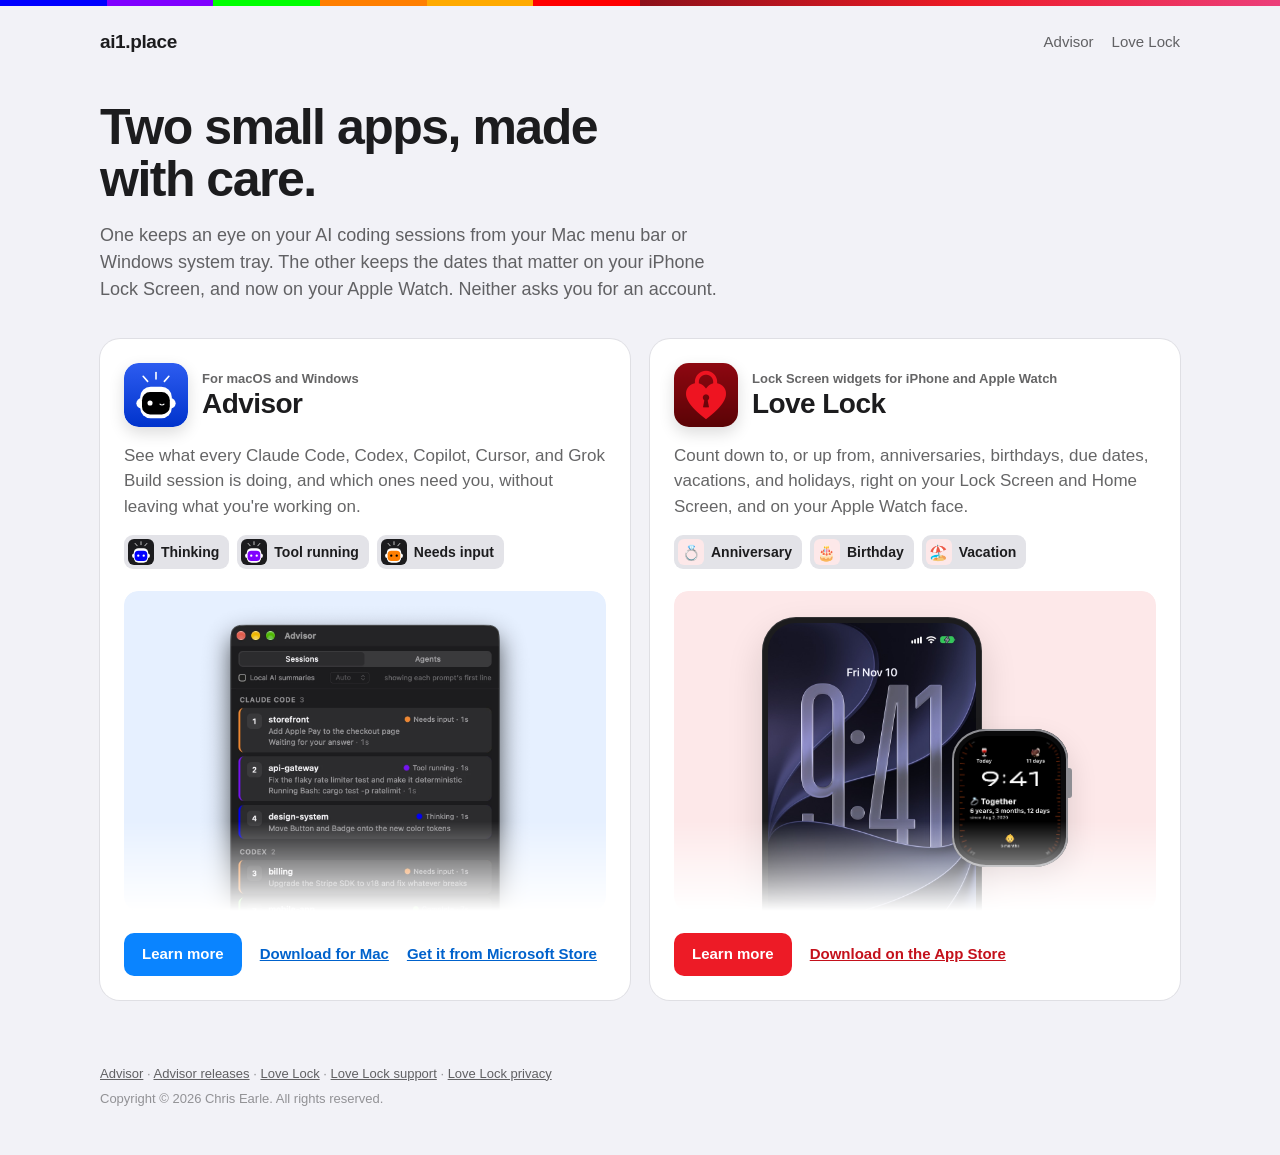
<file: index.html>
<!doctype html>
<html lang="en">
  <head>
    <meta charset="utf-8" />
    <meta name="viewport" content="width=device-width, initial-scale=1" />
    <title>ai1.place</title>
    <meta
      name="description"
      content="Advisor for macOS and Love Lock for iPhone and Apple Watch, by Chris Earle."
    />
    <meta property="og:site_name" content="ai1.place" />
    <meta property="og:type" content="website" />
    <meta property="og:url" content="https://ai1.place/" />
    <meta property="og:title" content="ai1.place" />
    <meta
      property="og:description"
      content="Advisor for macOS and Love Lock for iPhone and Apple Watch, by Chris Earle."
    />
    <meta
      name="theme-color"
      content="#f2f2f7"
      media="(prefers-color-scheme: light)"
    />
    <meta
      name="theme-color"
      content="#1c1c1e"
      media="(prefers-color-scheme: dark)"
    />
    <link rel="stylesheet" href="/style.css" />
  </head>
  <body>
    <div class="ribbon" aria-hidden="true">
      <span class="leds">
        <span style="background: #0000ff"></span>
        <span style="background: #8000ff"></span>
        <span style="background: #00ff00"></span>
        <span style="background: #ff7f00"></span>
        <span style="background: #ffaa00"></span>
        <span style="background: #ff0000"></span>
      </span>
      <span class="hearts"></span>
    </div>

    <div class="wrap">
      <header>
        <a class="wordmark" href="/">ai1.place</a>
        <nav aria-label="Apps">
          <a href="/advisor/">Advisor</a>
          <a href="/love-lock/">Love Lock</a>
        </nav>
      </header>

      <main>
        <div class="intro">
          <h1>Two small apps, made with care.</h1>
          <p class="lede">
            One keeps an eye on your AI coding sessions from your Mac menu bar
            or Windows system tray. The other keeps the dates that matter on
            your iPhone Lock Screen, and now on your Apple Watch. Neither asks
            you for an account.
          </p>
        </div>

        <div class="apps">
          <article class="app advisor" aria-labelledby="advisor-title">
            <div class="app-head">
              <img
                class="app-icon"
                src="/advisor/images/app-icon.svg#svgView(viewBox(100,100,824,824))"
                width="64"
                height="64"
                alt=""
              />
              <div>
                <p class="eyebrow">For macOS and Windows</p>
                <h2 id="advisor-title">Advisor</h2>
              </div>
            </div>
            <p class="pitch">
              See what every Claude Code, Codex, Copilot, Cursor, and Grok Build
              session is doing, and which ones need you, without leaving what
              you're working on.
            </p>
            <ul class="tags" aria-label="Session states">
              <li>
                <span class="face"
                  ><img src="/advisor/images/mood-working.svg" alt="" /></span
                >Thinking
              </li>
              <li>
                <span class="face"
                  ><img src="/advisor/images/mood-tool.svg" alt="" /></span
                >Tool running
              </li>
              <li>
                <span class="face"
                  ><img src="/advisor/images/mood-question.svg" alt="" /></span
                >Needs input
              </li>
            </ul>
            <a
              class="preview"
              href="/advisor/"
              tabindex="-1"
              aria-hidden="true"
            >
              <img
                class="window"
                src="/advisor/images/window.webp"
                width="532"
                height="942"
                alt=""
              />
            </a>
            <p class="actions">
              <a class="button" href="/advisor/">Learn more</a>
              <a href="/advisor/#download">Download for Mac</a>
              <a href="https://apps.microsoft.com/detail/9nsvgv1rtxbn?hl=en-US&amp;gl=US"
                >Get it from Microsoft Store</a
              >
            </p>
          </article>

          <article class="app love-lock" aria-labelledby="love-lock-title">
            <div class="app-head">
              <img
                class="app-icon"
                src="/love-lock/images/icon.png"
                width="64"
                height="64"
                alt=""
              />
              <div>
                <p class="eyebrow">
                  Lock Screen widgets for iPhone and Apple Watch
                </p>
                <h2 id="love-lock-title">Love Lock</h2>
              </div>
            </div>
            <p class="pitch">
              Count down to, or up from, anniversaries, birthdays, due dates,
              vacations, and holidays, right on your Lock Screen and Home
              Screen, and on your Apple Watch face.
            </p>
            <ul class="tags" aria-label="Some of its presets">
              <li>
                <span class="emoji" aria-hidden="true">💍</span>Anniversary
              </li>
              <li><span class="emoji" aria-hidden="true">🎂</span>Birthday</li>
              <li><span class="emoji" aria-hidden="true">🏖️</span>Vacation</li>
            </ul>
            <a
              class="preview"
              href="/love-lock/"
              tabindex="-1"
              aria-hidden="true"
            >
              <span class="devices">
                <span class="phone"
                  ><img
                    src="/love-lock/images/lock-screen.jpg"
                    width="640"
                    height="1390"
                    alt=""
                /></span>
                <span class="watch"
                  ><img
                    src="/love-lock/images/watch-face.jpg"
                    width="422"
                    height="514"
                    alt=""
                /></span>
              </span>
            </a>
            <p class="actions">
              <a class="button" href="/love-lock/">Learn more</a>
              <a
                href="https://apps.apple.com/us/app/love-lock-countdowns/id6832439251"
                >Download on the App Store</a
              >
            </p>
          </article>
        </div>
      </main>

      <footer>
        <p>
          <a href="/advisor/">Advisor</a> ·
          <a href="https://github.com/ai1place/ai1place.github.io/releases"
            >Advisor releases</a
          >
          · <a href="/love-lock/">Love Lock</a> ·
          <a href="/love-lock/support.html">Love Lock support</a> ·
          <a href="/love-lock/privacy.html">Love Lock privacy</a>
        </p>
        <p>Copyright © 2026 Chris Earle. All rights reserved.</p>
      </footer>
    </div>
  </body>
</html>
</file>
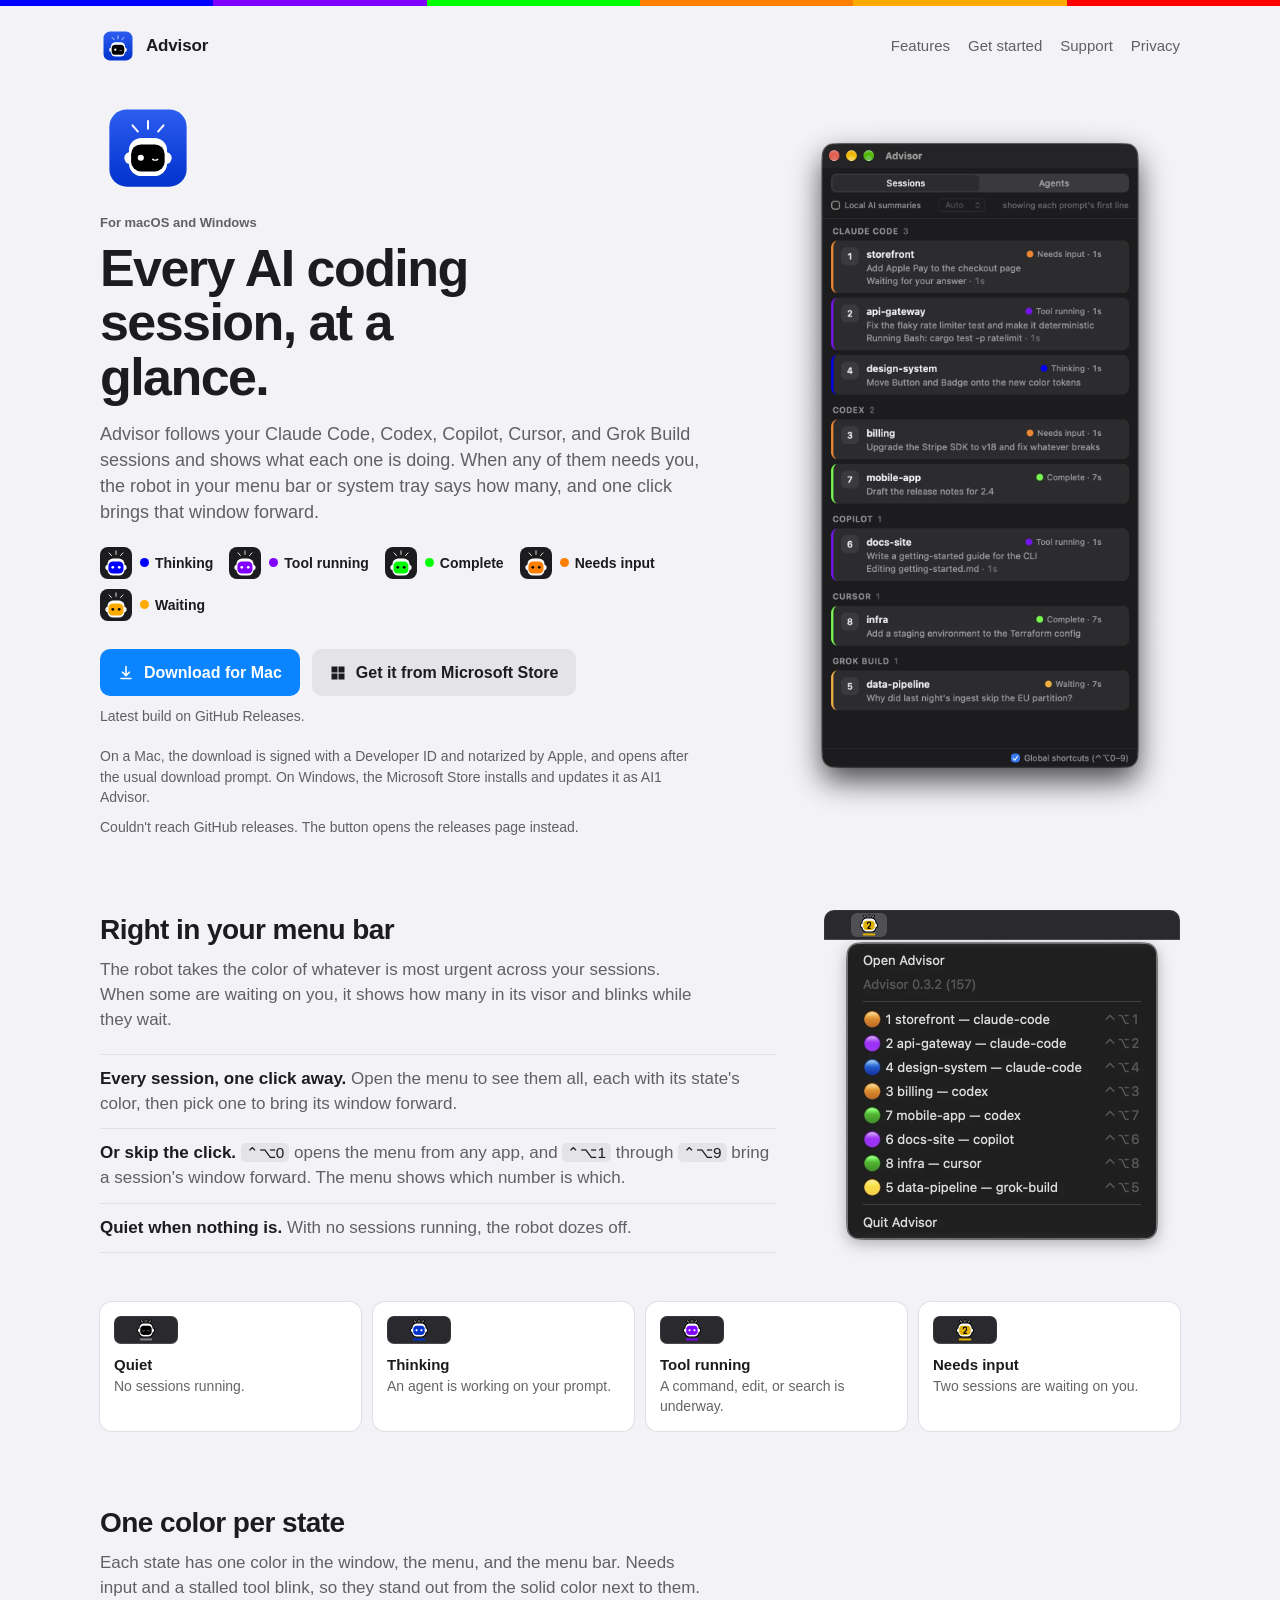
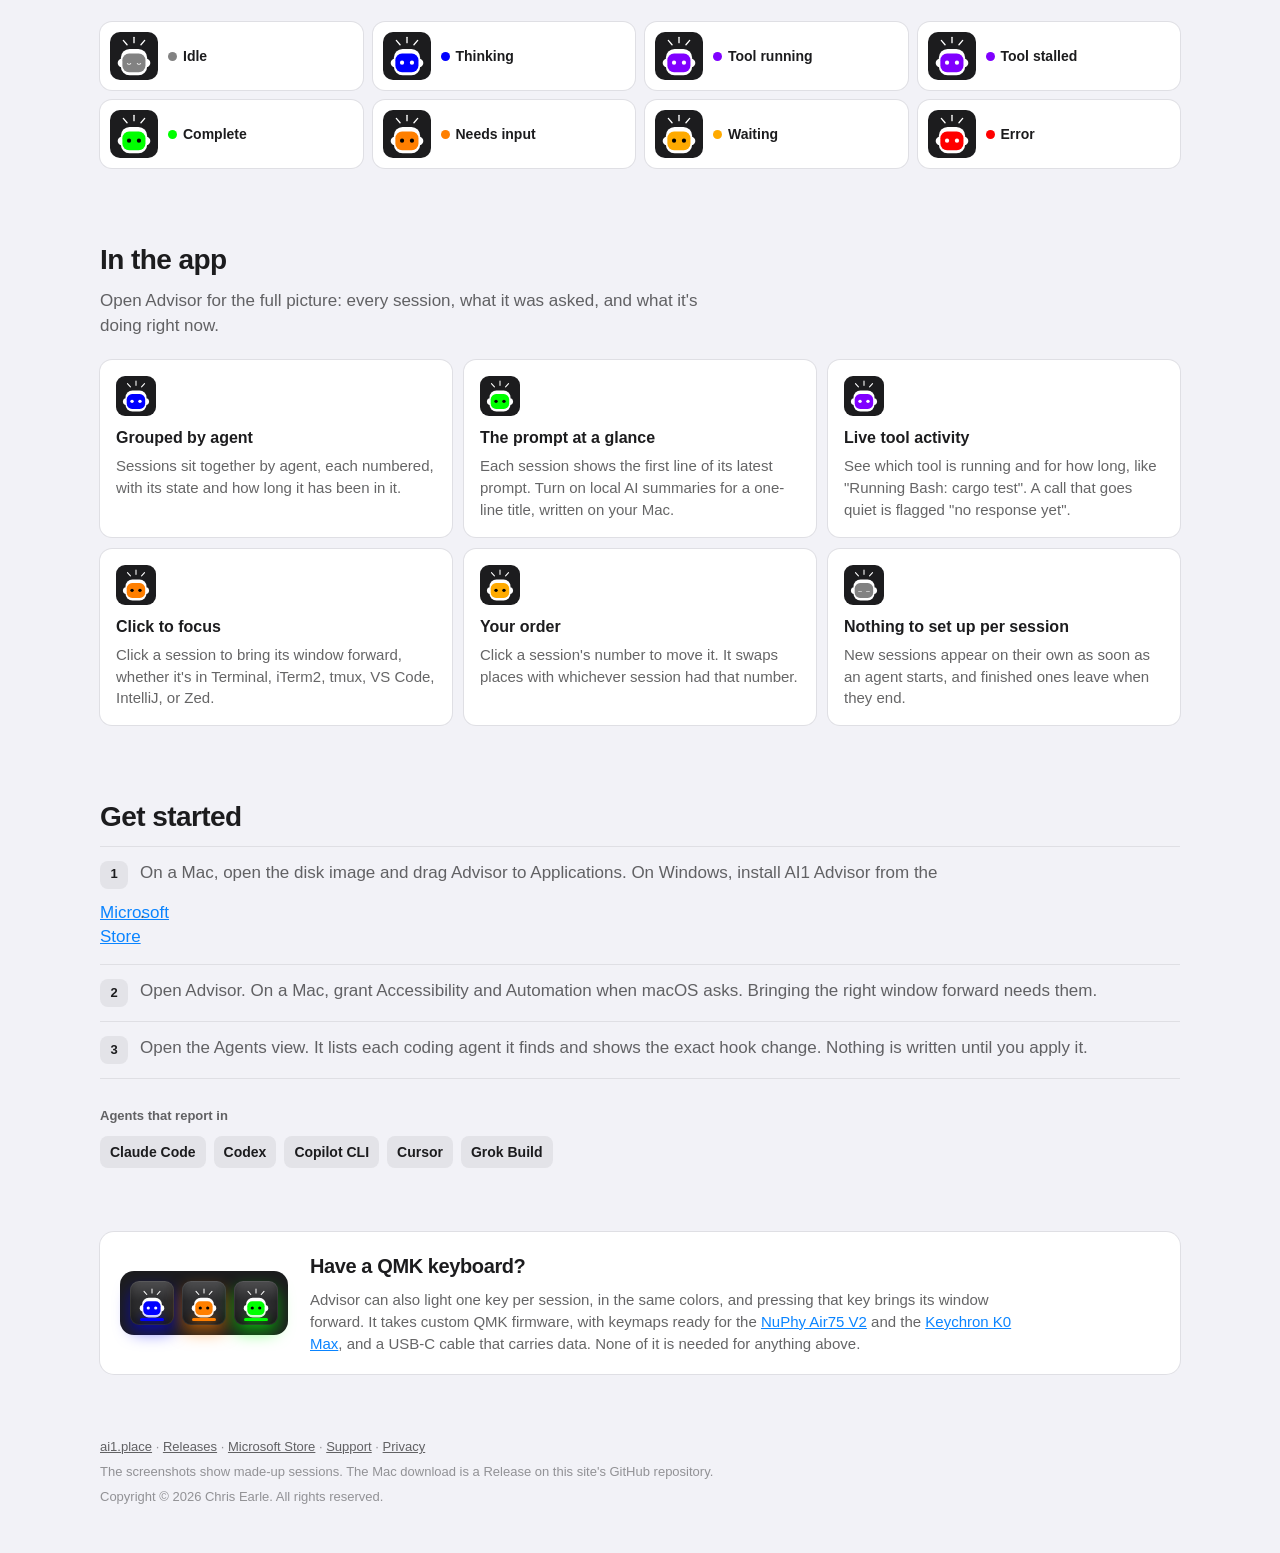
<file: advisor/index.html>
<!DOCTYPE html>
<html lang="en">
<head>
  <meta charset="utf-8">
  <meta name="viewport" content="width=device-width, initial-scale=1">
  <title>Advisor: Every AI coding session, at a glance</title>
  <meta name="description" content="Advisor is an app for macOS and Windows that shows what each Claude Code, Codex, Copilot, Cursor, and Grok Build session is doing, and which ones need you.">
  <meta property="og:site_name" content="Advisor">
  <meta property="og:type" content="website">
  <meta property="og:url" content="https://ai1.place/advisor/">
  <meta property="og:title" content="Every AI coding session, at a glance">
  <meta property="og:description" content="Advisor is an app for macOS and Windows that shows what each Claude Code, Codex, Copilot, Cursor, and Grok Build session is doing, and which ones need you.">
  <meta property="og:image" content="https://ai1.place/advisor/images/og.png">
  <meta property="og:image:type" content="image/png">
  <meta property="og:image:width" content="1200">
  <meta property="og:image:height" content="1200">
  <meta property="og:image:alt" content="Advisor app icon">
  <meta name="theme-color" content="#f2f2f7" media="(prefers-color-scheme: light)">
  <meta name="theme-color" content="#1c1c1e" media="(prefers-color-scheme: dark)">
  <link rel="icon" href="/advisor/images/app-icon.svg" type="image/svg+xml">
  <link rel="apple-touch-icon" href="/advisor/images/apple-touch-icon.png">
  <link rel="stylesheet" href="/advisor/style.css">
</head>
<body>
  <div class="leds" aria-hidden="true">
    <span style="background:#0000FF"></span>
    <span style="background:#8000FF"></span>
    <span style="background:#00FF00"></span>
    <span style="background:#FF7F00"></span>
    <span style="background:#FFAA00"></span>
    <span style="background:#FF0000"></span>
  </div>

  <div class="wrap">
    <header>
      <a class="brand" href="/advisor/">
        <img src="/advisor/images/app-icon.svg" width="36" height="36" alt="">
        Advisor
      </a>
      <nav aria-label="Advisor">
        <a href="#features">Features</a>
        <a href="#get-started">Get started</a>
        <a href="/advisor/support.html">Support</a>
        <a href="/advisor/privacy.html">Privacy</a>
      </nav>
    </header>

    <main>
      <div class="hero">
        <div>
          <img class="hero-icon" src="/advisor/images/app-icon.svg" width="96" height="96" alt="">
          <p class="eyebrow">For macOS and Windows</p>
          <h1>Every AI coding session, at a glance.</h1>
          <p class="lede">Advisor follows your Claude Code, Codex, Copilot, Cursor, and Grok Build sessions and shows what each one is doing. When any of them needs you, the robot in your menu bar or system tray says how many, and one click brings that window forward.</p>

          <ul class="hero-states" aria-label="Session states">
            <li><span class="face"><img src="/advisor/images/mood-working.svg" alt=""></span><span class="state-name"><i class="dot" style="--led:#0000FF"></i>Thinking</span></li>
            <li><span class="face"><img src="/advisor/images/mood-tool.svg" alt=""></span><span class="state-name"><i class="dot" style="--led:#8000FF"></i>Tool running</span></li>
            <li><span class="face"><img src="/advisor/images/mood-done.svg" alt=""></span><span class="state-name"><i class="dot" style="--led:#00FF00"></i>Complete</span></li>
            <li><span class="face"><img src="/advisor/images/mood-question.svg" alt=""></span><span class="state-name"><i class="dot blinking" style="--led:#FF7F00"></i>Needs input</span></li>
            <li><span class="face"><img src="/advisor/images/mood-waiting.svg" alt=""></span><span class="state-name"><i class="dot" style="--led:#FFAA00"></i>Waiting</span></li>
          </ul>

          <div class="download">
            <div class="download-buttons">
              <a class="download-button" id="download" href="https://github.com/ai1place/ai1place.github.io/releases">
                <svg viewBox="0 0 16 16" aria-hidden="true">
                  <path d="M8 1.5v8.2M4.6 7.2 8 10.6l3.4-3.4M3 13.5h10" fill="none" stroke="currentColor" stroke-width="1.6" stroke-linecap="round" stroke-linejoin="round"/>
                </svg>
                Download for Mac
              </a>
              <a class="download-button store-button" href="https://apps.microsoft.com/detail/9nsvgv1rtxbn?hl=en-US&amp;gl=US">
                <svg viewBox="0 0 16 16" aria-hidden="true">
                  <path d="M1.5 1.5h6v6h-6zM8.5 1.5h6v6h-6zM1.5 8.5h6v6h-6zM8.5 8.5h6v6h-6z" fill="currentColor"/>
                </svg>
                Get it from Microsoft Store
              </a>
            </div>
            <p class="download-meta" id="download-meta">Latest build on GitHub Releases.</p>
            <p class="download-file" id="download-file"></p>
            <p class="download-links">
              <a id="checksum" href="https://github.com/ai1place/ai1place.github.io/releases" hidden>SHA-256</a>
              <a id="notes" href="https://github.com/ai1place/ai1place.github.io/releases" hidden>Release notes</a>
              <a id="intel" href="https://github.com/ai1place/ai1place.github.io/releases" hidden>Intel Mac</a>
              <a id="windows" href="https://github.com/ai1place/ai1place.github.io/releases" hidden>Windows installer</a>
            </p>
            <code class="digest" id="digest" hidden></code>
            <p class="note">On a Mac, the download is signed with a Developer ID and notarized by Apple, and opens after the usual download prompt. On Windows, the Microsoft Store installs and updates it as AI1 Advisor.</p>
            <p class="note sr-only" id="download-status" role="status">Loading the latest macOS release.</p>
            <noscript>
              <p class="note">JavaScript fills in the latest disk image from this site's GitHub Releases. The button above opens that page directly.</p>
            </noscript>
          </div>
        </div>

        <figure class="window-shot">
          <img src="/advisor/images/window.webp" width="532" height="942"
            alt="The Advisor window listing eight sessions grouped by agent. Claude Code: storefront needs input, waiting for your answer; api-gateway is running cargo test; design-system is thinking. Codex: billing needs input and mobile-app is complete. Copilot: docs-site is editing getting-started.md. Cursor: infra is complete. Grok Build: data-pipeline is waiting.">
        </figure>
      </div>

      <section id="menu-bar" aria-labelledby="menu-bar-title">
        <div class="split">
          <div>
            <h2 id="menu-bar-title">Right in your menu bar</h2>
            <p class="section-lede">The robot takes the color of whatever is most urgent across your sessions. When some are waiting on you, it shows how many in its visor and blinks while they wait.</p>
            <ul class="points">
              <li><strong>Every session, one click away.</strong> Open the menu to see them all, each with its state's color, then pick one to bring its window forward.</li>
              <li><strong>Or skip the click.</strong> <kbd>⌃⌥0</kbd> opens the menu from any app, and <kbd>⌃⌥1</kbd> through <kbd>⌃⌥9</kbd> bring a session's window forward. The menu shows which number is which.</li>
              <li><strong>Quiet when nothing is.</strong> With no sessions running, the robot dozes off.</li>
            </ul>
          </div>

          <figure class="menu-shot">
            <div class="menubar" aria-hidden="true">
              <span class="menubar-item"><img src="/advisor/images/tray-attention.png" width="22" height="22" alt=""></span>
            </div>
            <img class="menu" src="/advisor/images/menu.webp" width="356" height="342"
              alt="Advisor's menu, under a robot showing 2 in its visor. It lists the eight sessions, each with a colored dot for its state and its keyboard shortcut, from Control-Option-1 to Control-Option-8.">
          </figure>
        </div>

        <ul class="moods">
          <li>
            <span class="menubar mini" aria-hidden="true"><img src="/advisor/images/tray-quiet.png" width="22" height="22" alt=""></span>
            <strong>Quiet</strong>No sessions running.
          </li>
          <li>
            <span class="menubar mini" aria-hidden="true"><img src="/advisor/images/tray-working.png" width="22" height="22" alt=""></span>
            <strong>Thinking</strong>An agent is working on your prompt.
          </li>
          <li>
            <span class="menubar mini" aria-hidden="true"><img src="/advisor/images/tray-tool.png" width="22" height="22" alt=""></span>
            <strong>Tool running</strong>A command, edit, or search is underway.
          </li>
          <li>
            <span class="menubar mini" aria-hidden="true"><img class="blinking" src="/advisor/images/tray-attention.png" width="22" height="22" alt=""></span>
            <strong>Needs input</strong>Two sessions are waiting on you.
          </li>
        </ul>
      </section>

      <section id="states" aria-labelledby="states-title">
        <h2 id="states-title">One color per state</h2>
        <p class="section-lede">Each state has one color in the window, the menu, and the menu bar. Needs input and a stalled tool blink, so they stand out from the solid color next to them.</p>
        <ul class="states">
          <li class="state">
            <span class="face"><img src="/advisor/images/mood-idle.svg" alt=""></span>
            <span class="state-name"><i class="dot" style="--led:#828282"></i>Idle</span>
          </li>
          <li class="state">
            <span class="face"><img src="/advisor/images/mood-working.svg" alt=""></span>
            <span class="state-name"><i class="dot" style="--led:#0000FF"></i>Thinking</span>
          </li>
          <li class="state">
            <span class="face"><img src="/advisor/images/mood-tool.svg" alt=""></span>
            <span class="state-name"><i class="dot" style="--led:#8000FF"></i>Tool running</span>
          </li>
          <li class="state">
            <span class="face"><img src="/advisor/images/mood-tool.svg" alt=""></span>
            <span class="state-name"><i class="dot blinking" style="--led:#8000FF"></i>Tool stalled</span>
          </li>
          <li class="state">
            <span class="face"><img src="/advisor/images/mood-done.svg" alt=""></span>
            <span class="state-name"><i class="dot" style="--led:#00FF00"></i>Complete</span>
          </li>
          <li class="state">
            <span class="face"><img src="/advisor/images/mood-question.svg" alt=""></span>
            <span class="state-name"><i class="dot blinking" style="--led:#FF7F00"></i>Needs input</span>
          </li>
          <li class="state">
            <span class="face"><img src="/advisor/images/mood-waiting.svg" alt=""></span>
            <span class="state-name"><i class="dot" style="--led:#FFAA00"></i>Waiting</span>
          </li>
          <li class="state">
            <span class="face"><img src="/advisor/images/mood-error.svg" alt=""></span>
            <span class="state-name"><i class="dot" style="--led:#FF0000"></i>Error</span>
          </li>
        </ul>
      </section>

      <section id="features" aria-labelledby="features-title">
        <h2 id="features-title">In the app</h2>
        <p class="section-lede">Open Advisor for the full picture: every session, what it was asked, and what it's doing right now.</p>
        <div class="facts">
          <article>
            <span class="face"><img src="/advisor/images/mood-working.svg" alt=""></span>
            <h3>Grouped by agent</h3>
            <p>Sessions sit together by agent, each numbered, with its state and how long it has been in it.</p>
          </article>
          <article>
            <span class="face"><img src="/advisor/images/mood-done.svg" alt=""></span>
            <h3>The prompt at a glance</h3>
            <p>Each session shows the first line of its latest prompt. Turn on local AI summaries for a one-line title, written on your Mac.</p>
          </article>
          <article>
            <span class="face"><img src="/advisor/images/mood-tool.svg" alt=""></span>
            <h3>Live tool activity</h3>
            <p>See which tool is running and for how long, like "Running Bash: cargo test". A call that goes quiet is flagged "no response yet".</p>
          </article>
          <article>
            <span class="face"><img src="/advisor/images/mood-question.svg" alt=""></span>
            <h3>Click to focus</h3>
            <p>Click a session to bring its window forward, whether it's in Terminal, iTerm2, tmux, VS Code, IntelliJ, or Zed.</p>
          </article>
          <article>
            <span class="face"><img src="/advisor/images/mood-waiting.svg" alt=""></span>
            <h3>Your order</h3>
            <p>Click a session's number to move it. It swaps places with whichever session had that number.</p>
          </article>
          <article>
            <span class="face"><img src="/advisor/images/mood-idle.svg" alt=""></span>
            <h3>Nothing to set up per session</h3>
            <p>New sessions appear on their own as soon as an agent starts, and finished ones leave when they end.</p>
          </article>
        </div>
      </section>

      <section id="get-started" aria-labelledby="get-started-title">
        <h2 id="get-started-title">Get started</h2>
        <ol class="steps">
          <li>On a Mac, open the disk image and drag Advisor to Applications. On Windows, install AI1 Advisor from the <a href="https://apps.microsoft.com/detail/9nsvgv1rtxbn?hl=en-US&amp;gl=US">Microsoft Store</a>.</li>
          <li>Open Advisor. On a Mac, grant Accessibility and Automation when macOS asks. Bringing the right window forward needs them.</li>
          <li>Open the Agents view. It lists each coding agent it finds and shows the exact hook change. Nothing is written until you apply it.</li>
        </ol>

        <h3 class="agents-title">Agents that report in</h3>
        <ul class="agents">
          <li>Claude Code</li>
          <li>Codex</li>
          <li>Copilot CLI</li>
          <li>Cursor</li>
          <li>Grok Build</li>
        </ul>
      </section>

      <aside class="keyboard" aria-labelledby="keyboard-title">
        <div class="keys" aria-hidden="true">
          <div class="cap" style="--led:#0000FF"><img src="/advisor/images/mood-working.svg" alt=""><i class="led"></i></div>
          <div class="cap" style="--led:#FF7F00"><img src="/advisor/images/mood-question.svg" alt=""><i class="led blinking"></i></div>
          <div class="cap" style="--led:#00FF00"><img src="/advisor/images/mood-done.svg" alt=""><i class="led"></i></div>
        </div>
        <div>
          <h2 id="keyboard-title">Have a QMK keyboard?</h2>
          <p>Advisor can also light one key per session, in the same colors, and pressing that key brings its window forward. It takes custom QMK firmware, with keymaps ready for the <a href="https://nuphy.com/products/air75-v2">NuPhy Air75 V2</a> and the <a href="https://www.keychron.com/products/keychron-k0-max-qmk-wireless-custom-number-pad">Keychron K0 Max</a>, and a USB-C cable that carries data. None of it is needed for anything above.</p>
        </div>
      </aside>
    </main>

    <footer>
      <p><a href="/">ai1.place</a> · <a href="https://github.com/ai1place/ai1place.github.io/releases">Releases</a> · <a href="https://apps.microsoft.com/detail/9nsvgv1rtxbn?hl=en-US&amp;gl=US">Microsoft Store</a> · <a href="/advisor/support.html">Support</a> · <a href="/advisor/privacy.html">Privacy</a></p>
      <p>The screenshots show made-up sessions. The Mac download is a Release on this site's GitHub repository.</p>
      <p>Copyright © 2026 Chris Earle. All rights reserved.</p>
    </footer>
  </div>

  <script type="module" src="/advisor/download.js"></script>
</body>
</html>
</file>
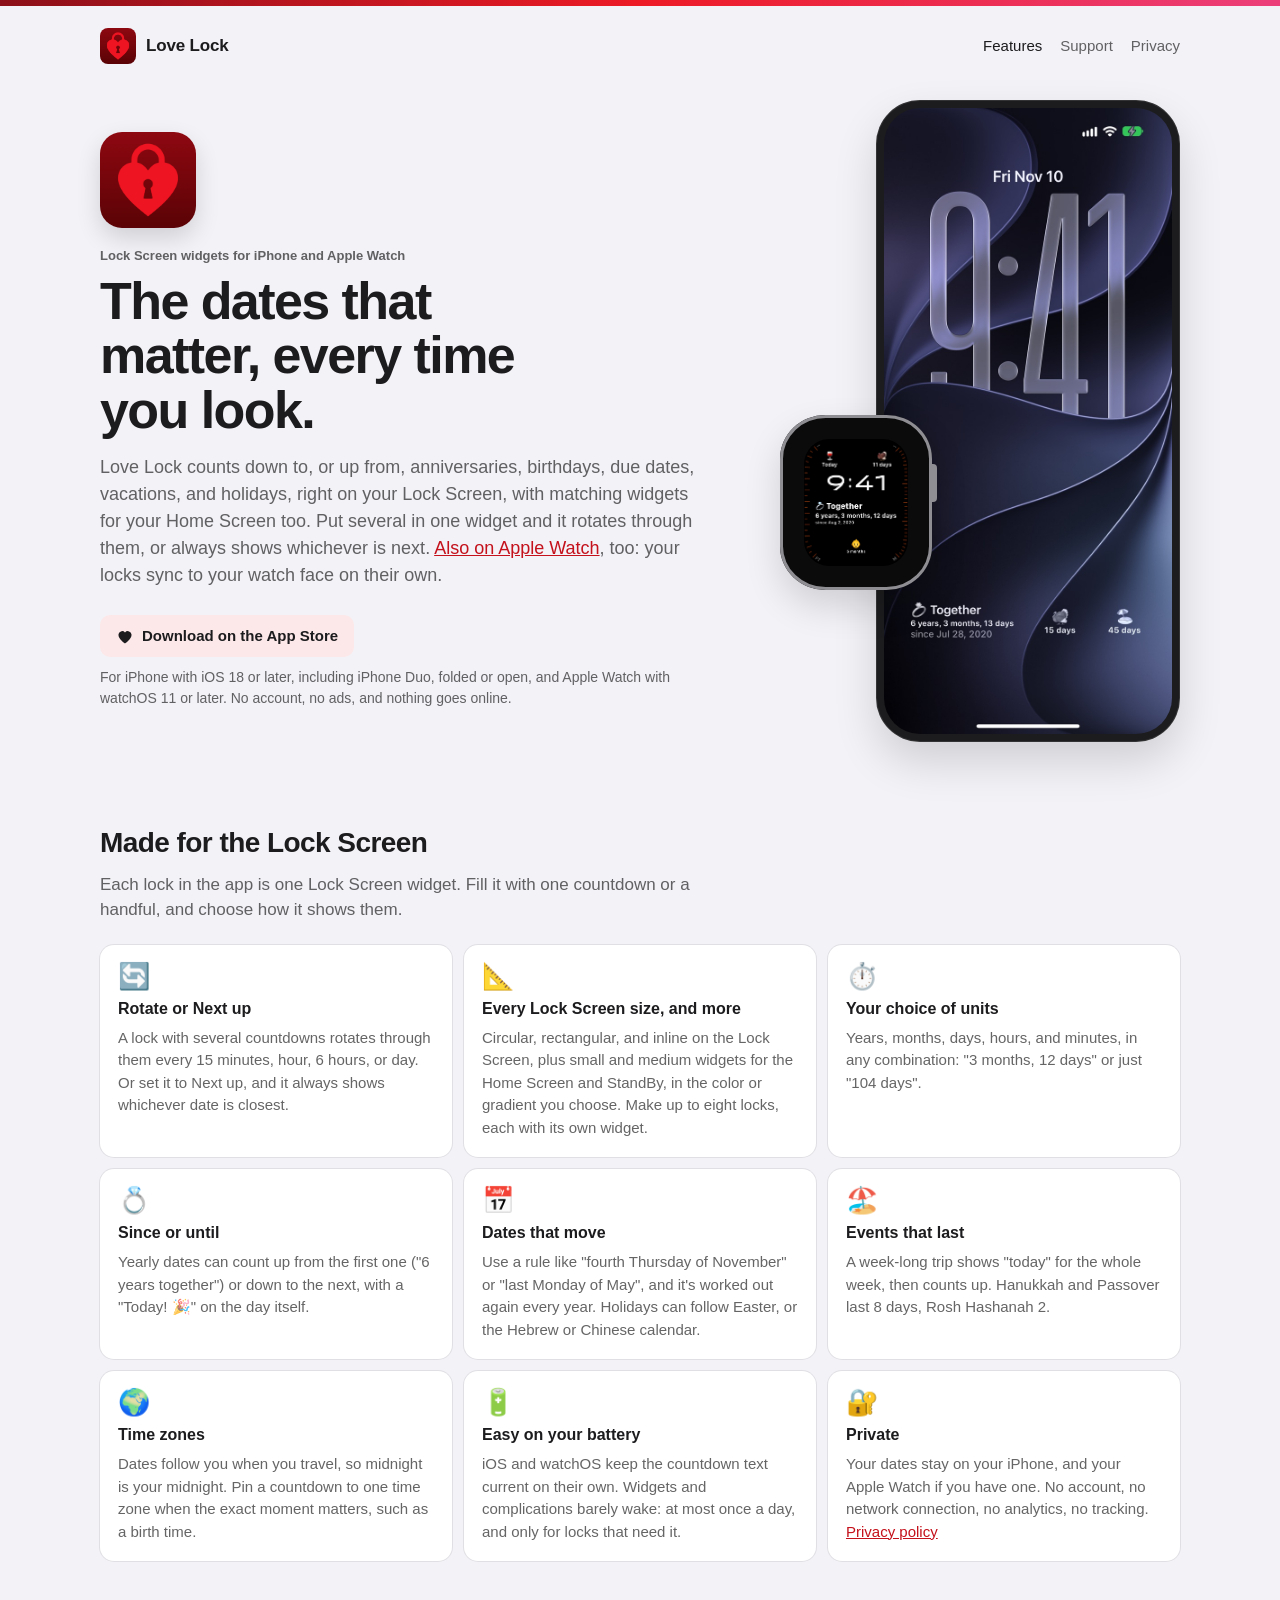
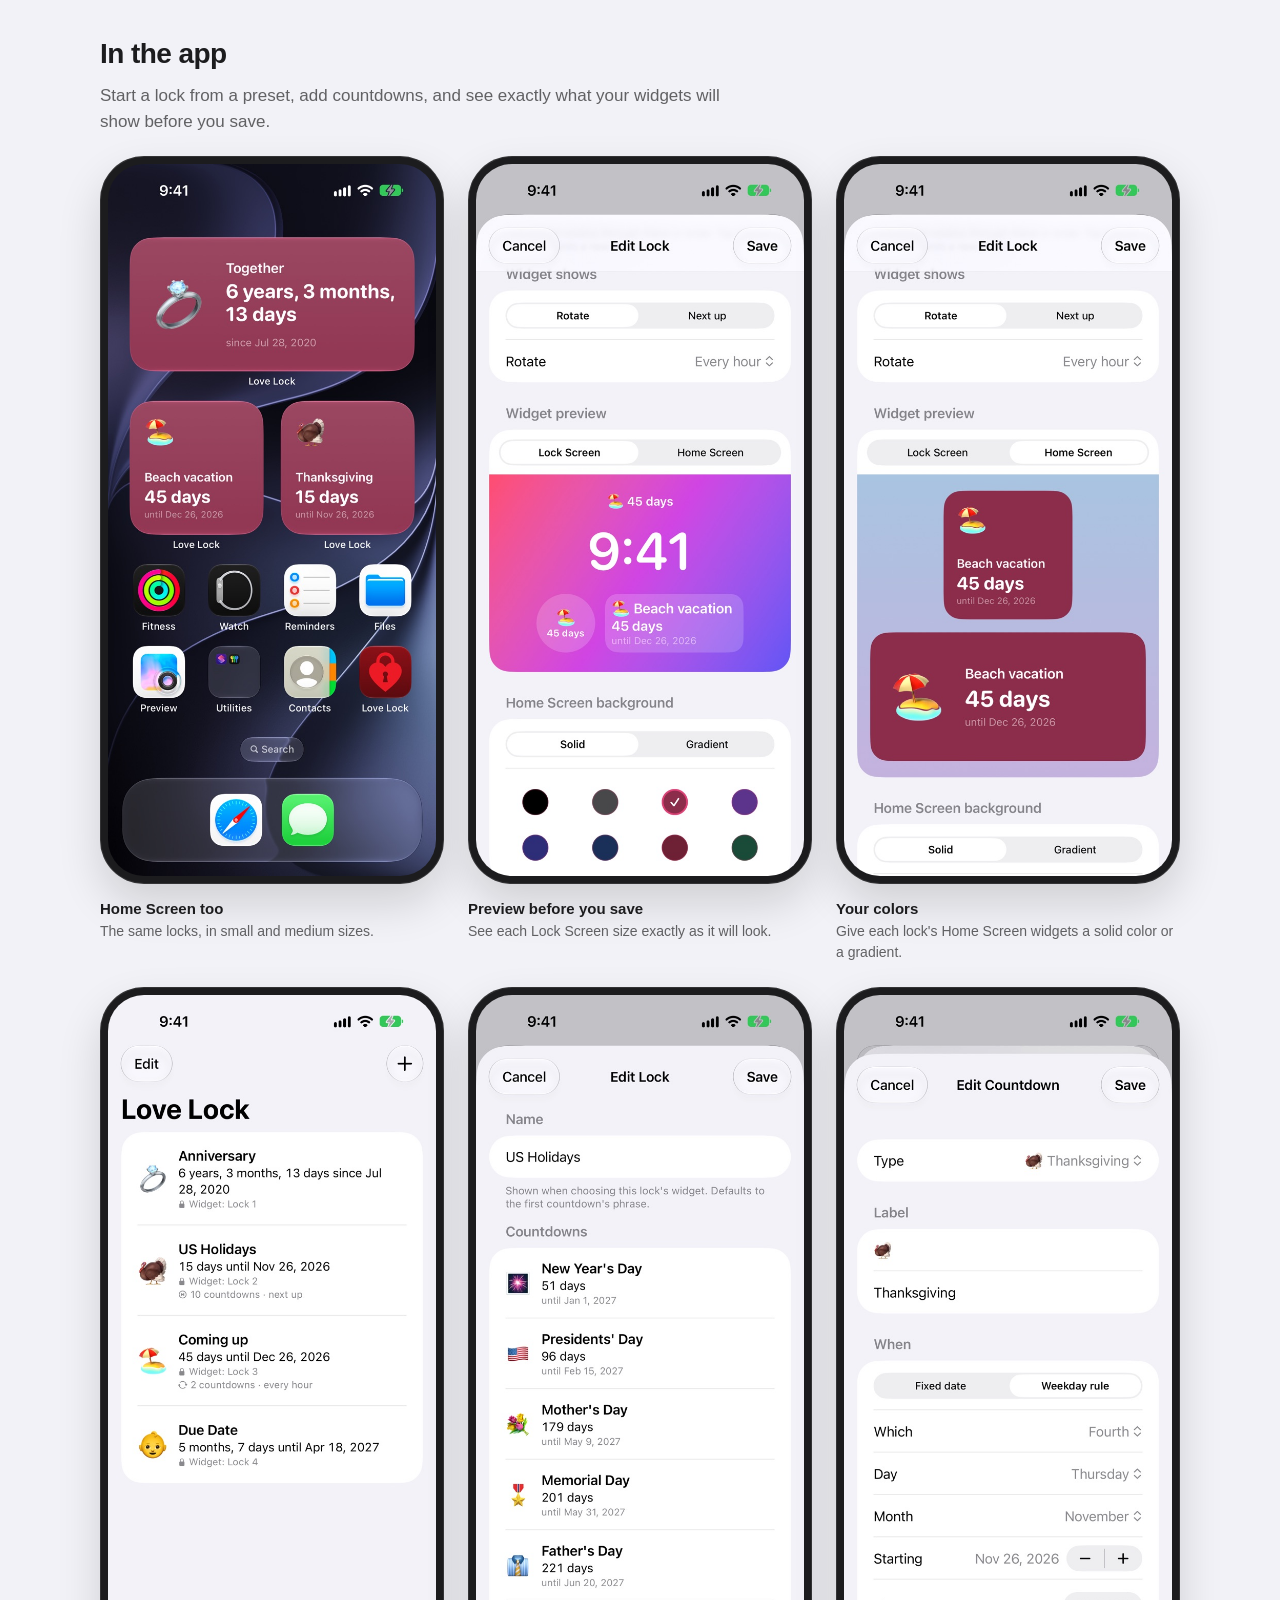
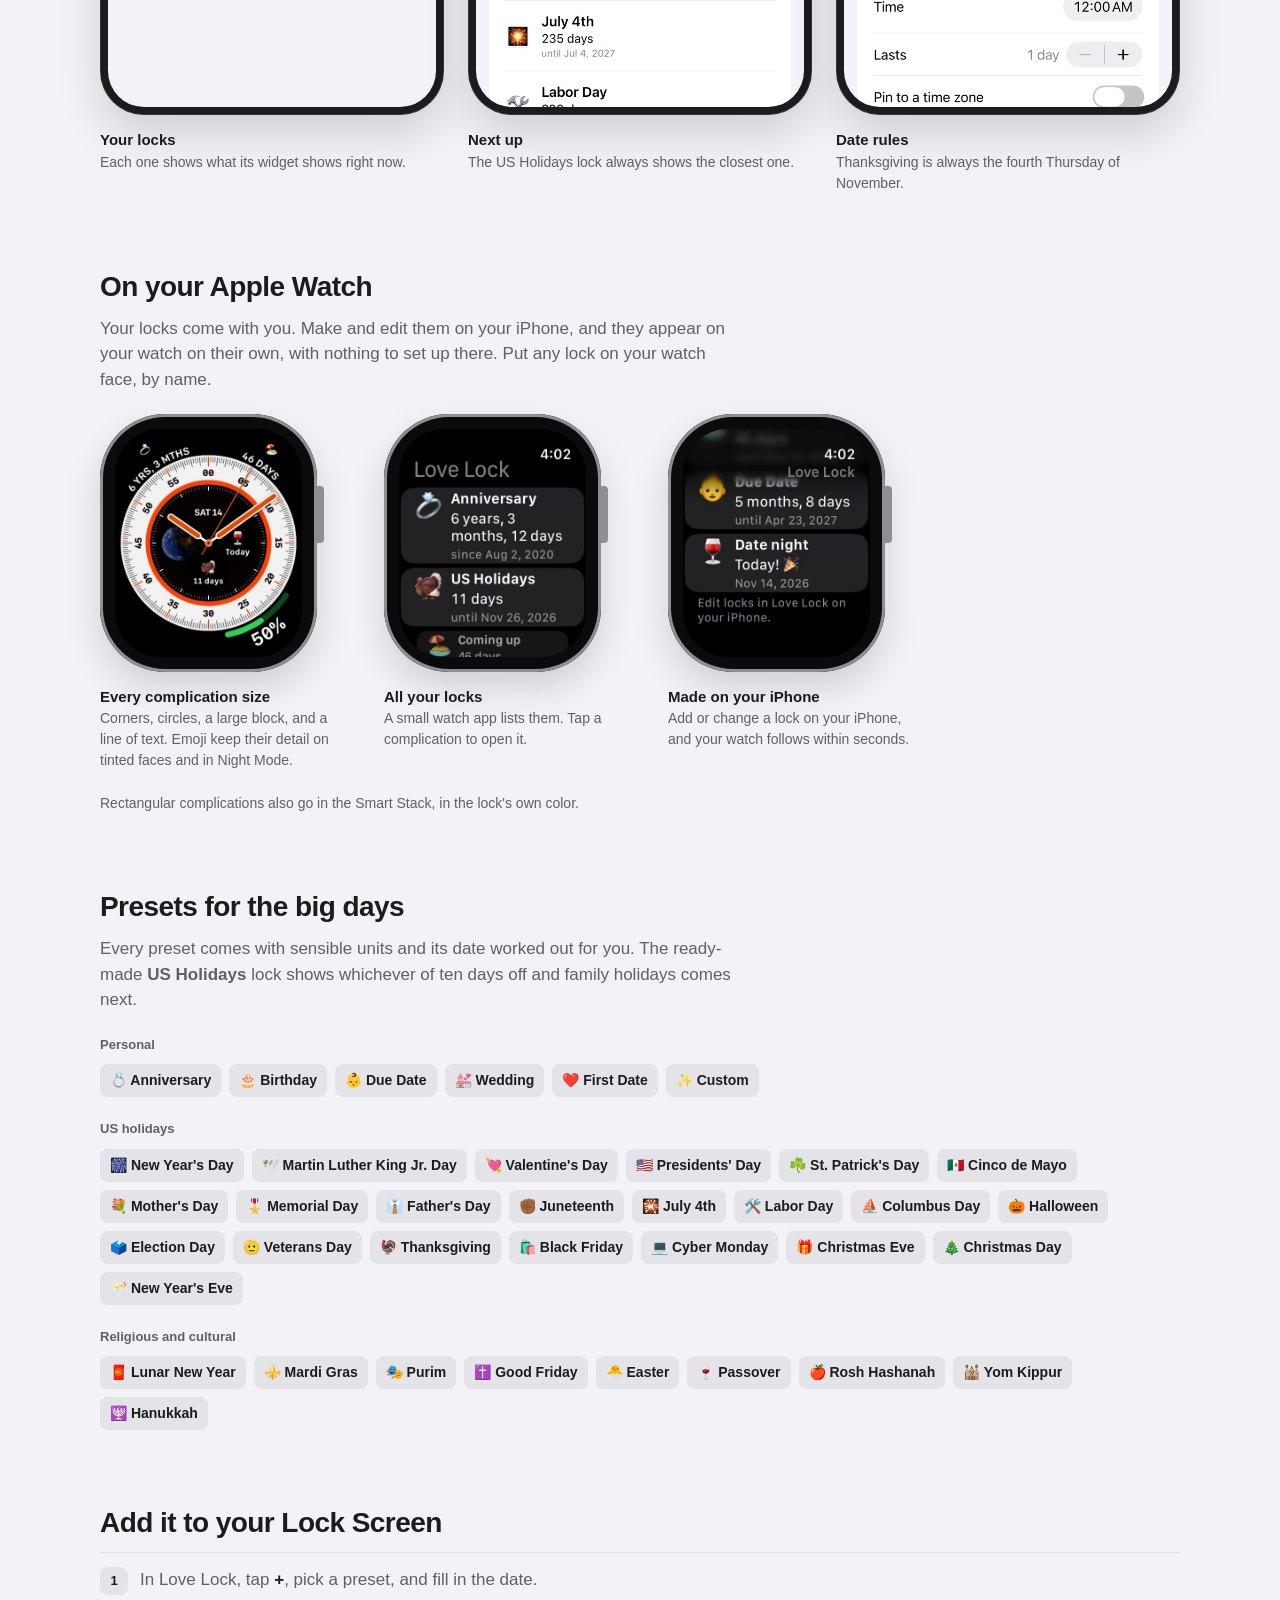
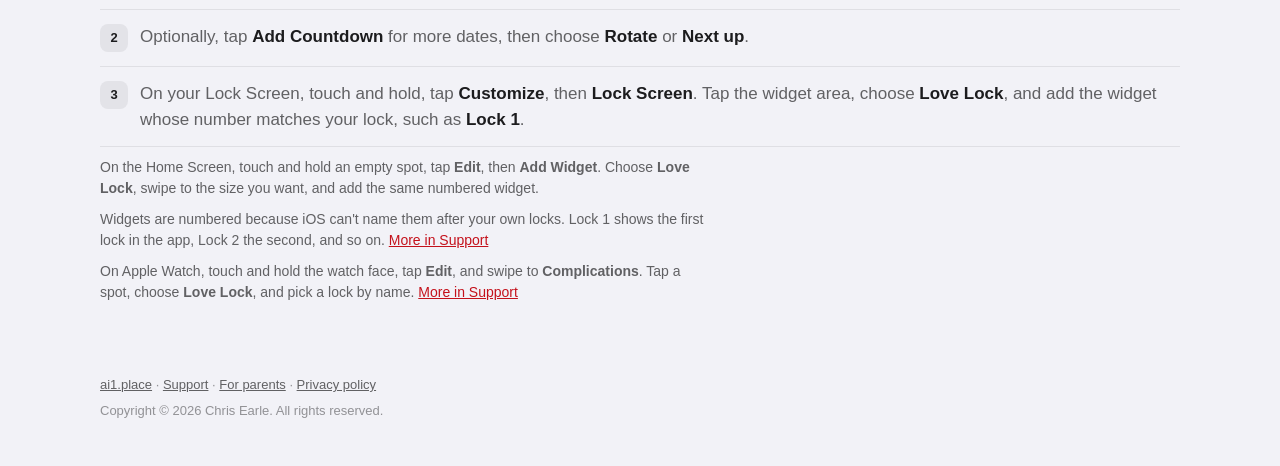
<file: love-lock/index.html>
<!doctype html>
<html lang="en">
  <head>
    <meta charset="utf-8" />
    <meta name="viewport" content="width=device-width, initial-scale=1" />
    <title>Love Lock: Countdowns for your Lock Screen and Apple Watch</title>
    <meta
      name="description"
      content="Love Lock puts the dates that matter on your iPhone Lock Screen, your Home Screen, and your Apple Watch face: anniversaries, birthdays, due dates, vacations, and holidays, counting down or up."
    />
    <meta name="apple-itunes-app" content="app-id=6832439251" />
    <meta property="og:site_name" content="Love Lock" />
    <meta property="og:type" content="website" />
    <meta property="og:url" content="https://ai1.place/love-lock/" />
    <meta
      property="og:title"
      content="Countdowns for your Lock Screen and Apple Watch"
    />
    <meta
      property="og:description"
      content="Love Lock puts the dates that matter on your iPhone Lock Screen, your Home Screen, and your Apple Watch face: anniversaries, birthdays, due dates, vacations, and holidays, counting down or up."
    />
    <meta
      property="og:image"
      content="https://ai1.place/love-lock/images/og.png"
    />
    <meta property="og:image:type" content="image/png" />
    <meta property="og:image:width" content="1200" />
    <meta property="og:image:height" content="1200" />
    <meta property="og:image:alt" content="Love Lock app icon" />
    <meta
      name="theme-color"
      content="#f2f2f7"
      media="(prefers-color-scheme: light)"
    />
    <meta
      name="theme-color"
      content="#1c1c1e"
      media="(prefers-color-scheme: dark)"
    />
    <link rel="icon" href="/love-lock/images/mark.svg" type="image/svg+xml" />
    <link
      rel="apple-touch-icon"
      href="/love-lock/images/apple-touch-icon.png"
    />
    <link rel="stylesheet" href="/love-lock/style.css" />
  </head>
  <body>
    <div class="ribbon" aria-hidden="true"></div>

    <div class="wrap">
      <header>
        <a class="brand" href="/love-lock/">
          <img src="/love-lock/images/icon.png" width="36" height="36" alt="" />
          Love Lock
        </a>
        <nav aria-label="Love Lock">
          <a href="/love-lock/" aria-current="page">Features</a>
          <a href="/love-lock/support.html">Support</a>
          <a href="/love-lock/privacy.html">Privacy</a>
        </nav>
      </header>

      <main>
        <div class="hero">
          <div>
            <img
              class="hero-icon"
              src="/love-lock/images/icon.png"
              width="96"
              height="96"
              alt=""
            />
            <p class="eyebrow">
              Lock Screen widgets for iPhone and Apple Watch
            </p>
            <h1>The dates that matter, every time you look.</h1>
            <p class="lede">
              Love Lock counts down to, or up from, anniversaries, birthdays,
              due dates, vacations, and holidays, right on your Lock Screen,
              with matching widgets for your Home Screen too. Put several in one
              widget and it rotates through them, or always shows whichever is
              next. <a href="#watch">Also on Apple Watch</a>, too: your locks
              sync to your watch face on their own.
            </p>
            <a
              class="availability"
              href="https://apps.apple.com/us/app/love-lock-countdowns/id6832439251"
            >
              <svg viewBox="0 0 20 20" aria-hidden="true">
                <path
                  fill="currentColor"
                  d="M10 18.3s-7.3-4.4-7.3-9.6A4.2 4.2 0 0 1 10 6a4.2 4.2 0 0 1 7.3 2.7c0 5.2-7.3 9.6-7.3 9.6Z"
                />
              </svg>
              Download on the App Store
            </a>
            <p class="note">
              For iPhone with iOS 18 or later, including iPhone Duo, folded or
              open, and Apple Watch with watchOS 11 or later. No account, no
              ads, and nothing goes online.
            </p>
          </div>

          <figure class="devices">
            <div class="phone">
              <img
                src="/love-lock/images/lock-screen.jpg"
                width="640"
                height="1390"
                alt="An iPhone Lock Screen at 9:41 with Love Lock widgets below the clock: Together, 6 years, 3 months, 13 days since Jul 28, 2020, and circular widgets for Thanksgiving in 15 days and a beach vacation in 45 days."
              />
            </div>
            <div class="watch">
              <img
                src="/love-lock/images/watch-face.jpg"
                width="422"
                height="514"
                alt="An Apple Watch Ultra on the Modular Ultra face at 9:41, with Love Lock complications: date night today, Thanksgiving in 11 days, Together, 6 years, 3 months, 12 days since Aug 2, 2020, and a due date in 5 months."
              />
            </div>
          </figure>
        </div>

        <section id="features" aria-labelledby="features-title">
          <h2 id="features-title">Made for the Lock Screen</h2>
          <p class="section-lede">
            Each lock in the app is one Lock Screen widget. Fill it with one
            countdown or a handful, and choose how it shows them.
          </p>
          <div class="facts">
            <article>
              <span class="emoji" aria-hidden="true">🔄</span>
              <h3>Rotate or Next up</h3>
              <p>
                A lock with several countdowns rotates through them every 15
                minutes, hour, 6 hours, or day. Or set it to Next up, and it
                always shows whichever date is closest.
              </p>
            </article>
            <article>
              <span class="emoji" aria-hidden="true">📐</span>
              <h3>Every Lock Screen size, and more</h3>
              <p>
                Circular, rectangular, and inline on the Lock Screen, plus small
                and medium widgets for the Home Screen and StandBy, in the color
                or gradient you choose. Make up to eight locks, each with its
                own widget.
              </p>
            </article>
            <article>
              <span class="emoji" aria-hidden="true">⏱️</span>
              <h3>Your choice of units</h3>
              <p>
                Years, months, days, hours, and minutes, in any combination: "3
                months, 12 days" or just "104 days".
              </p>
            </article>
            <article>
              <span class="emoji" aria-hidden="true">💍</span>
              <h3>Since or until</h3>
              <p>
                Yearly dates can count up from the first one ("6 years
                together") or down to the next, with a "Today! 🎉" on the day
                itself.
              </p>
            </article>
            <article>
              <span class="emoji" aria-hidden="true">📅</span>
              <h3>Dates that move</h3>
              <p>
                Use a rule like "fourth Thursday of November" or "last Monday of
                May", and it's worked out again every year. Holidays can follow
                Easter, or the Hebrew or Chinese calendar.
              </p>
            </article>
            <article>
              <span class="emoji" aria-hidden="true">🏖️</span>
              <h3>Events that last</h3>
              <p>
                A week-long trip shows "today" for the whole week, then counts
                up. Hanukkah and Passover last 8 days, Rosh Hashanah 2.
              </p>
            </article>
            <article>
              <span class="emoji" aria-hidden="true">🌍</span>
              <h3>Time zones</h3>
              <p>
                Dates follow you when you travel, so midnight is your midnight.
                Pin a countdown to one time zone when the exact moment matters,
                such as a birth time.
              </p>
            </article>
            <article>
              <span class="emoji" aria-hidden="true">🔋</span>
              <h3>Easy on your battery</h3>
              <p>
                iOS and watchOS keep the countdown text current on their own.
                Widgets and complications barely wake: at most once a day, and
                only for locks that need it.
              </p>
            </article>
            <article>
              <span class="emoji" aria-hidden="true">🔐</span>
              <h3>Private</h3>
              <p>
                Your dates stay on your iPhone, and your Apple Watch if you have
                one. No account, no network connection, no analytics, no
                tracking. <a href="/love-lock/privacy.html">Privacy policy</a>
              </p>
            </article>
          </div>
        </section>

        <section id="screens" aria-labelledby="screens-title">
          <h2 id="screens-title">In the app</h2>
          <p class="section-lede">
            Start a lock from a preset, add countdowns, and see exactly what
            your widgets will show before you save.
          </p>
          <ul class="gallery">
            <li>
              <figure>
                <div class="phone">
                  <img
                    src="/love-lock/images/home-screen.jpg"
                    width="640"
                    height="1390"
                    loading="lazy"
                    alt="An iPhone Home Screen with Love Lock widgets: a medium anniversary widget counting 6 years, 3 months, 13 days, and small widgets for a beach vacation in 45 days and Thanksgiving in 15 days, all on a solid red background."
                  />
                </div>
                <figcaption>
                  <strong>Home Screen too</strong>The same locks, in small and
                  medium sizes.
                </figcaption>
              </figure>
            </li>
            <li>
              <figure>
                <div class="phone">
                  <img
                    src="/love-lock/images/lock-preview.jpg"
                    width="640"
                    height="1390"
                    loading="lazy"
                    alt="Editing a lock that rotates every hour, with a preview of its circular, rectangular, and inline Lock Screen widgets."
                  />
                </div>
                <figcaption>
                  <strong>Preview before you save</strong>See each Lock Screen
                  size exactly as it will look.
                </figcaption>
              </figure>
            </li>
            <li>
              <figure>
                <div class="phone">
                  <img
                    src="/love-lock/images/home-preview.jpg"
                    width="640"
                    height="1390"
                    loading="lazy"
                    alt="The Home Screen preview of a lock, showing its small and medium widgets in red, above a picker for a solid or gradient background."
                  />
                </div>
                <figcaption>
                  <strong>Your colors</strong>Give each lock's Home Screen
                  widgets a solid color or a gradient.
                </figcaption>
              </figure>
            </li>
            <li>
              <figure>
                <div class="phone">
                  <img
                    src="/love-lock/images/locks.jpg"
                    width="640"
                    height="1390"
                    loading="lazy"
                    alt="The Love Lock list: an anniversary, US holidays, an upcoming vacation, and a due date, each labeled with its widget number."
                  />
                </div>
                <figcaption>
                  <strong>Your locks</strong>Each one shows what its widget
                  shows right now.
                </figcaption>
              </figure>
            </li>
            <li>
              <figure>
                <div class="phone">
                  <img
                    src="/love-lock/images/holidays.jpg"
                    width="640"
                    height="1390"
                    loading="lazy"
                    alt="The US Holidays lock, listing New Year's Day, Presidents' Day, Mother's Day, and more with the days until each."
                  />
                </div>
                <figcaption>
                  <strong>Next up</strong>The US Holidays lock always shows the
                  closest one.
                </figcaption>
              </figure>
            </li>
            <li>
              <figure>
                <div class="phone">
                  <img
                    src="/love-lock/images/date-rule.jpg"
                    width="640"
                    height="1390"
                    loading="lazy"
                    alt="The countdown editor for Thanksgiving, set to the fourth Thursday of November."
                  />
                </div>
                <figcaption>
                  <strong>Date rules</strong>Thanksgiving is always the fourth
                  Thursday of November.
                </figcaption>
              </figure>
            </li>
          </ul>
        </section>

        <section id="watch" aria-labelledby="watch-title">
          <h2 id="watch-title">On your Apple Watch</h2>
          <p class="section-lede">
            Your locks come with you. Make and edit them on your iPhone, and
            they appear on your watch on their own, with nothing to set up
            there. Put any lock on your watch face, by name.
          </p>
          <ul class="gallery watches">
            <li>
              <figure>
                <div class="watch">
                  <img
                    src="/love-lock/images/watch-wayfinder.jpg"
                    width="422"
                    height="514"
                    loading="lazy"
                    alt="The Wayfinder watch face at 10:09 with Love Lock in its top corners, 6 years, 3 months for an anniversary and 46 days for a beach vacation, and in two dials, date night today and Thanksgiving in 11 days."
                  />
                </div>
                <figcaption>
                  <strong>Every complication size</strong>Corners, circles, a
                  large block, and a line of text. Emoji keep their detail on
                  tinted faces and in Night Mode.
                </figcaption>
              </figure>
            </li>
            <li>
              <figure>
                <div class="watch">
                  <img
                    src="/love-lock/images/watch-locks.jpg"
                    width="422"
                    height="514"
                    loading="lazy"
                    alt="The Love Lock watch app, listing Anniversary, 6 years, 3 months, 12 days since Aug 2, 2020, and US Holidays, 11 days until Nov 26, 2026."
                  />
                </div>
                <figcaption>
                  <strong>All your locks</strong>A small watch app lists them.
                  Tap a complication to open it.
                </figcaption>
              </figure>
            </li>
            <li>
              <figure>
                <div class="watch">
                  <img
                    src="/love-lock/images/watch-locks-more.jpg"
                    width="422"
                    height="514"
                    loading="lazy"
                    alt="The end of the watch app's list: Due Date, 5 months, 8 days until Apr 23, 2027, and Date night, Today, above a note to edit locks in Love Lock on your iPhone."
                  />
                </div>
                <figcaption>
                  <strong>Made on your iPhone</strong>Add or change a lock on
                  your iPhone, and your watch follows within seconds.
                </figcaption>
              </figure>
            </li>
          </ul>
          <p class="note">
            Rectangular complications also go in the Smart Stack, in the lock's
            own color.
          </p>
        </section>

        <section id="presets" aria-labelledby="presets-title">
          <h2 id="presets-title">Presets for the big days</h2>
          <p class="section-lede">
            Every preset comes with sensible units and its date worked out for
            you. The ready-made <strong>US Holidays</strong> lock shows
            whichever of ten days off and family holidays comes next.
          </p>
          <h3 class="chips-title">Personal</h3>
          <ul class="chips">
            <li>💍 Anniversary</li>
            <li>🎂 Birthday</li>
            <li>👶 Due Date</li>
            <li>💒 Wedding</li>
            <li>❤️ First Date</li>
            <li>✨ Custom</li>
          </ul>
          <h3 class="chips-title">US holidays</h3>
          <ul class="chips">
            <li>🎆 New Year's Day</li>
            <li>🕊️ Martin Luther King Jr. Day</li>
            <li>💘 Valentine's Day</li>
            <li>🇺🇸 Presidents' Day</li>
            <li>☘️ St. Patrick's Day</li>
            <li>🇲🇽 Cinco de Mayo</li>
            <li>💐 Mother's Day</li>
            <li>🎖️ Memorial Day</li>
            <li>👔 Father's Day</li>
            <li>✊🏾 Juneteenth</li>
            <li>🎇 July 4th</li>
            <li>🛠️ Labor Day</li>
            <li>⛵ Columbus Day</li>
            <li>🎃 Halloween</li>
            <li>🗳️ Election Day</li>
            <li>🫡 Veterans Day</li>
            <li>🦃 Thanksgiving</li>
            <li>🛍️ Black Friday</li>
            <li>💻 Cyber Monday</li>
            <li>🎁 Christmas Eve</li>
            <li>🎄 Christmas Day</li>
            <li>🥂 New Year's Eve</li>
          </ul>
          <h3 class="chips-title">Religious and cultural</h3>
          <ul class="chips">
            <li>🧧 Lunar New Year</li>
            <li>⚜️ Mardi Gras</li>
            <li>🎭 Purim</li>
            <li>✝️ Good Friday</li>
            <li>🐣 Easter</li>
            <li>🍷 Passover</li>
            <li>🍎 Rosh Hashanah</li>
            <li>🕍 Yom Kippur</li>
            <li>🕎 Hanukkah</li>
          </ul>
        </section>

        <section id="setup" aria-labelledby="setup-title">
          <h2 id="setup-title">Add it to your Lock Screen</h2>
          <ol class="steps">
            <li>
              <span
                >In Love Lock, tap <strong>+</strong>, pick a preset, and fill
                in the date.</span
              >
            </li>
            <li>
              <span
                >Optionally, tap <strong>Add Countdown</strong> for more dates,
                then choose <strong>Rotate</strong> or
                <strong>Next up</strong>.</span
              >
            </li>
            <li>
              <span
                >On your Lock Screen, touch and hold, tap
                <strong>Customize</strong>, then <strong>Lock Screen</strong>.
                Tap the widget area, choose <strong>Love Lock</strong>, and add
                the widget whose number matches your lock, such as
                <strong>Lock 1</strong>.</span
              >
            </li>
          </ol>
          <p class="note">
            On the Home Screen, touch and hold an empty spot, tap
            <strong>Edit</strong>, then <strong>Add Widget</strong>. Choose
            <strong>Love Lock</strong>, swipe to the size you want, and add the
            same numbered widget.
          </p>
          <p class="note">
            Widgets are numbered because iOS can't name them after your own
            locks. Lock 1 shows the first lock in the app, Lock 2 the second,
            and so on.
            <a href="/love-lock/support.html#numbers">More in Support</a>
          </p>
          <p class="note">
            On Apple Watch, touch and hold the watch face, tap
            <strong>Edit</strong>, and swipe to <strong>Complications</strong>.
            Tap a spot, choose <strong>Love Lock</strong>, and pick a lock by
            name. <a href="/love-lock/support.html#watch">More in Support</a>
          </p>
        </section>
      </main>

      <footer>
        <p>
          <a href="/">ai1.place</a> ·
          <a href="/love-lock/support.html">Support</a> ·
          <a href="/love-lock/support.html#parents">For parents</a> ·
          <a href="/love-lock/privacy.html">Privacy policy</a>
        </p>
        <p>Copyright © 2026 Chris Earle. All rights reserved.</p>
      </footer>
    </div>
  </body>
</html>
</file>
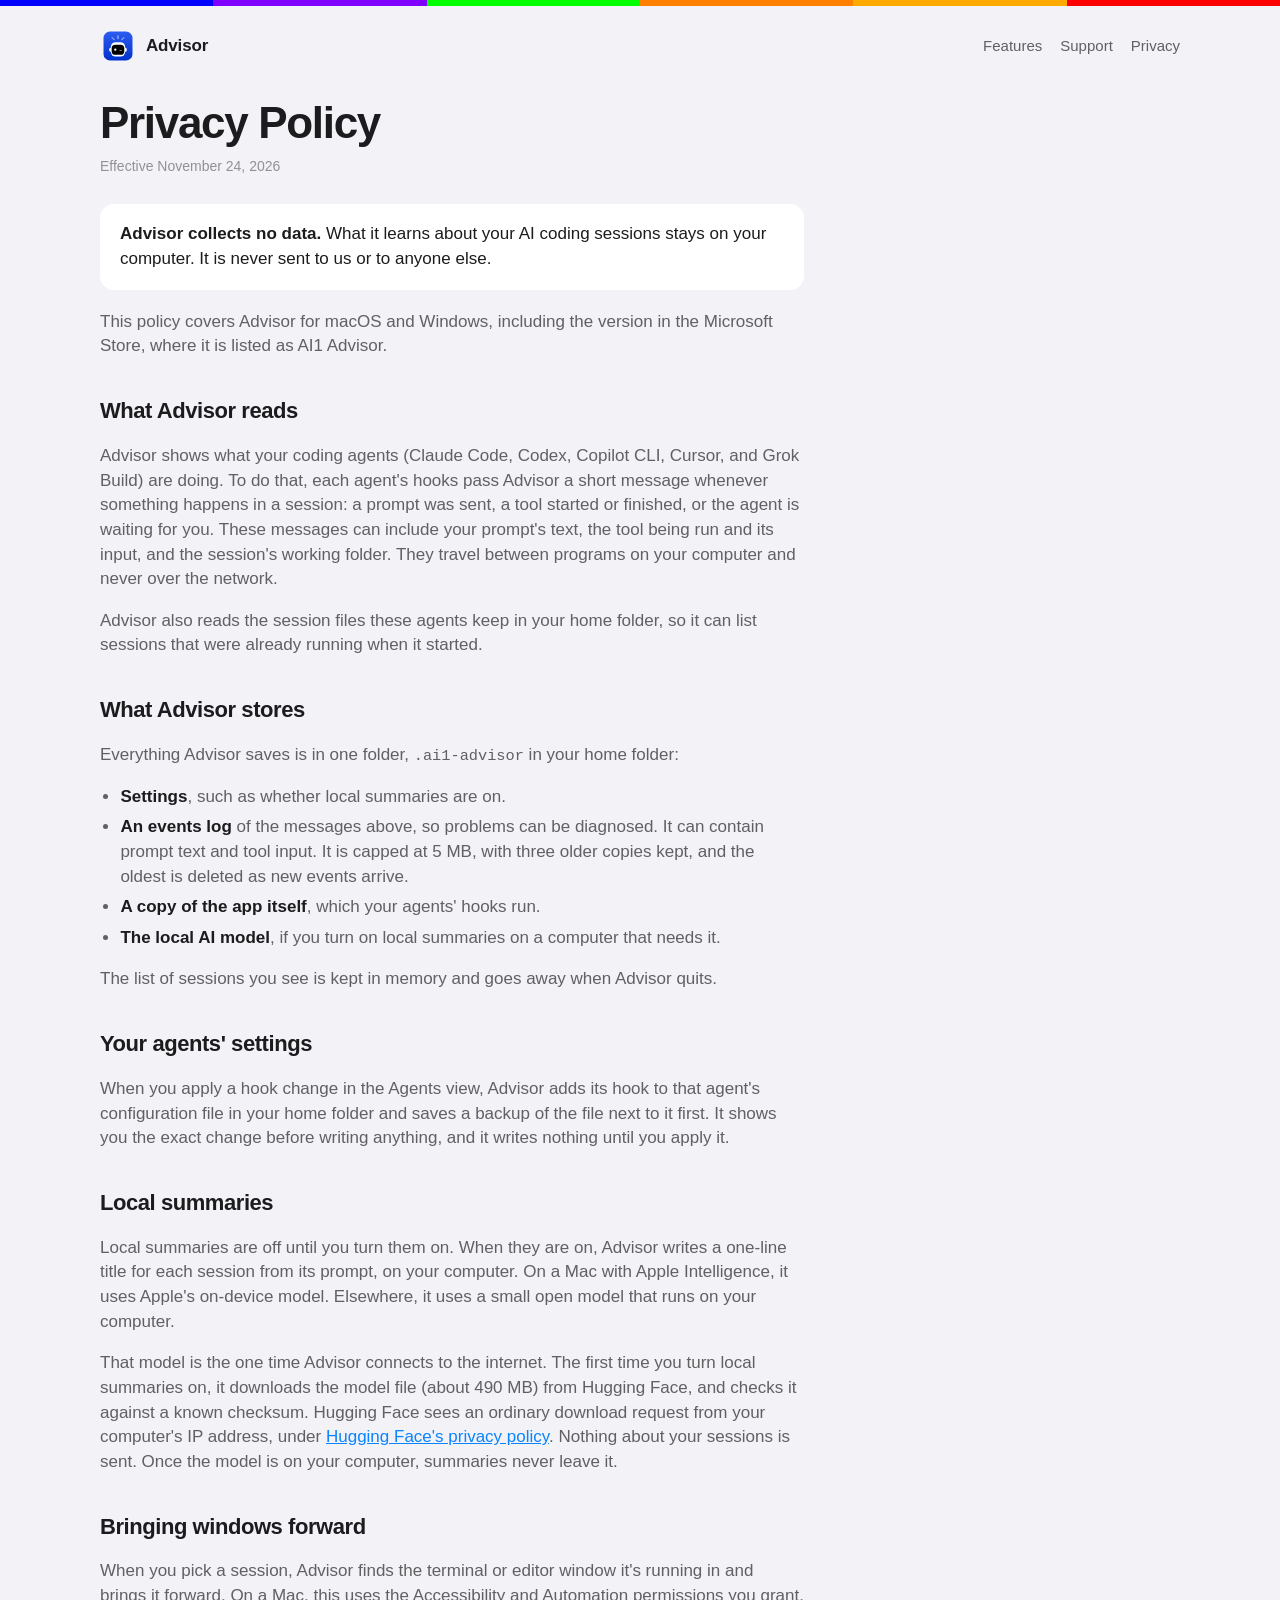
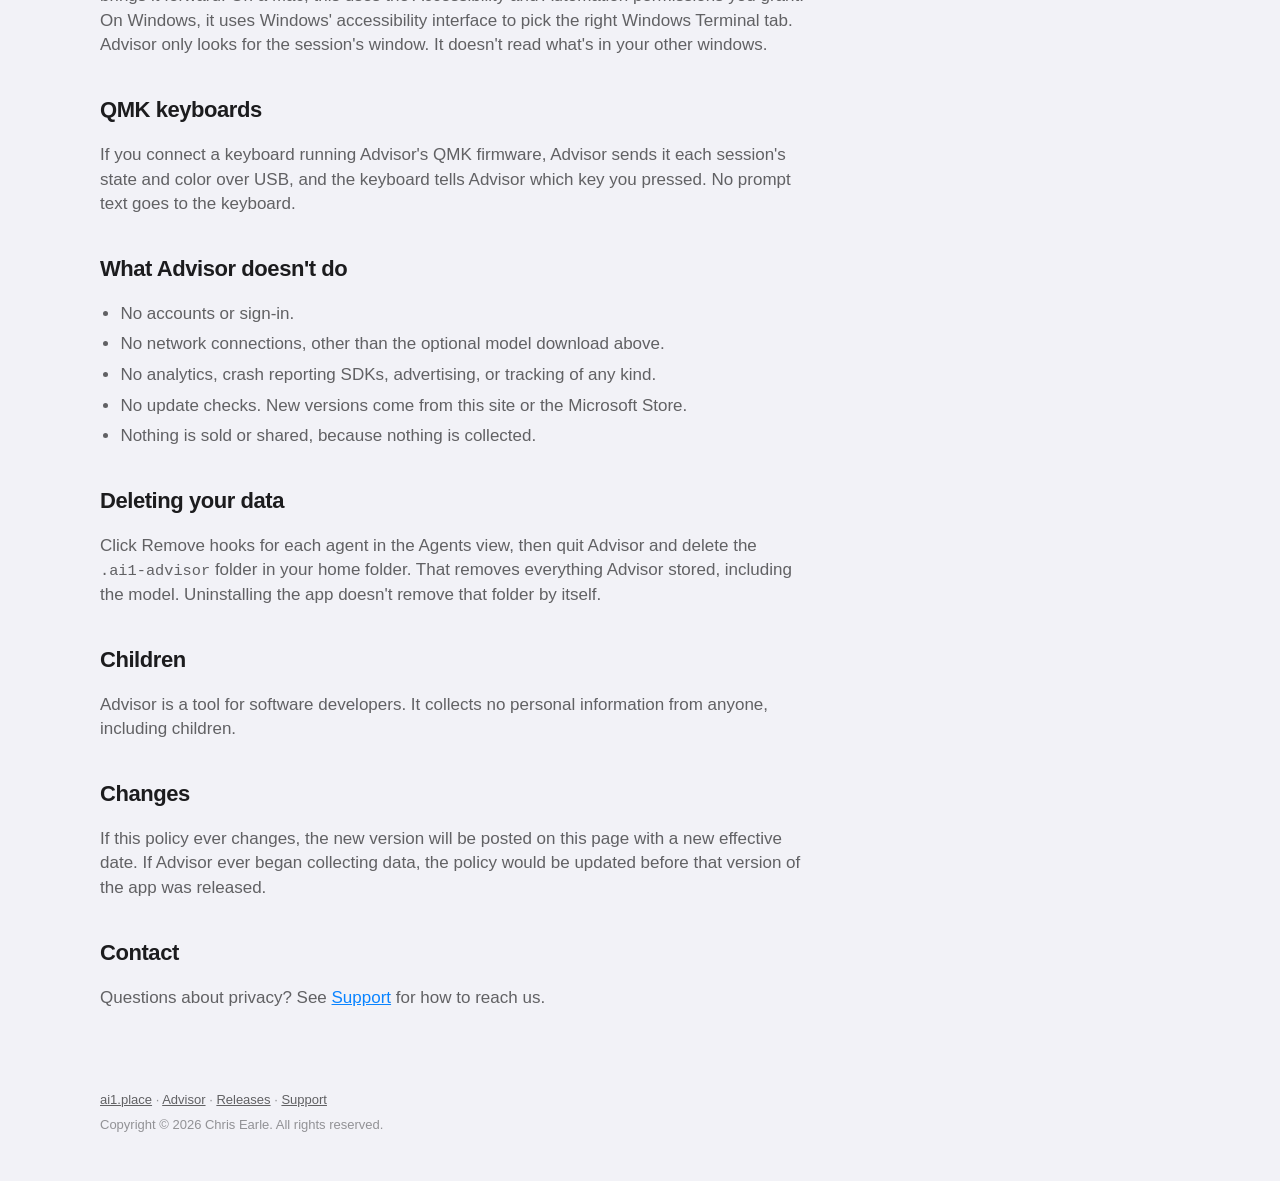
<file: advisor/privacy.html>
<!DOCTYPE html>
<html lang="en">
<head>
  <meta charset="utf-8">
  <meta name="viewport" content="width=device-width, initial-scale=1">
  <title>Advisor Privacy Policy</title>
  <meta name="description" content="Advisor collects no data. What it learns about your coding sessions stays on your computer.">
  <meta property="og:site_name" content="Advisor">
  <meta property="og:type" content="website">
  <meta property="og:url" content="https://ai1.place/advisor/privacy.html">
  <meta property="og:title" content="Privacy Policy">
  <meta property="og:description" content="Advisor collects no data. What it learns about your coding sessions stays on your computer.">
  <meta property="og:image" content="https://ai1.place/advisor/images/og.png">
  <meta property="og:image:type" content="image/png">
  <meta property="og:image:width" content="1200">
  <meta property="og:image:height" content="1200">
  <meta property="og:image:alt" content="Advisor app icon">
  <meta name="theme-color" content="#f2f2f7" media="(prefers-color-scheme: light)">
  <meta name="theme-color" content="#1c1c1e" media="(prefers-color-scheme: dark)">
  <link rel="icon" href="/advisor/images/app-icon.svg" type="image/svg+xml">
  <link rel="apple-touch-icon" href="/advisor/images/apple-touch-icon.png">
  <link rel="stylesheet" href="/advisor/style.css">
</head>
<body>
  <div class="leds" aria-hidden="true">
    <span style="background:#0000FF"></span>
    <span style="background:#8000FF"></span>
    <span style="background:#00FF00"></span>
    <span style="background:#FF7F00"></span>
    <span style="background:#FFAA00"></span>
    <span style="background:#FF0000"></span>
  </div>

  <div class="wrap">
    <header>
      <a class="brand" href="/advisor/">
        <img src="/advisor/images/app-icon.svg" width="36" height="36" alt="">
        Advisor
      </a>
      <nav aria-label="Advisor">
        <a href="/advisor/#features">Features</a>
        <a href="/advisor/support.html">Support</a>
        <a href="/advisor/privacy.html" aria-current="page">Privacy</a>
      </nav>
    </header>

    <main class="page">
      <h1>Privacy Policy</h1>
      <p class="updated">Effective November 24, 2026</p>

      <div class="summary">
        <p><strong>Advisor collects no data.</strong> What it learns about your AI coding sessions stays on your computer. It is never sent to us or to anyone else.</p>
      </div>

      <p>This policy covers Advisor for macOS and Windows, including the version in the Microsoft Store, where it is listed as AI1 Advisor.</p>

      <h2>What Advisor reads</h2>
      <p>Advisor shows what your coding agents (Claude Code, Codex, Copilot CLI, Cursor, and Grok Build) are doing. To do that, each agent's hooks pass Advisor a short message whenever something happens in a session: a prompt was sent, a tool started or finished, or the agent is waiting for you. These messages can include your prompt's text, the tool being run and its input, and the session's working folder. They travel between programs on your computer and never over the network.</p>
      <p>Advisor also reads the session files these agents keep in your home folder, so it can list sessions that were already running when it started.</p>

      <h2>What Advisor stores</h2>
      <p>Everything Advisor saves is in one folder, <code>.ai1-advisor</code> in your home folder:</p>
      <ul>
        <li><strong>Settings</strong>, such as whether local summaries are on.</li>
        <li><strong>An events log</strong> of the messages above, so problems can be diagnosed. It can contain prompt text and tool input. It is capped at 5 MB, with three older copies kept, and the oldest is deleted as new events arrive.</li>
        <li><strong>A copy of the app itself</strong>, which your agents' hooks run.</li>
        <li><strong>The local AI model</strong>, if you turn on local summaries on a computer that needs it.</li>
      </ul>
      <p>The list of sessions you see is kept in memory and goes away when Advisor quits.</p>

      <h2>Your agents' settings</h2>
      <p>When you apply a hook change in the Agents view, Advisor adds its hook to that agent's configuration file in your home folder and saves a backup of the file next to it first. It shows you the exact change before writing anything, and it writes nothing until you apply it.</p>

      <h2>Local summaries</h2>
      <p>Local summaries are off until you turn them on. When they are on, Advisor writes a one-line title for each session from its prompt, on your computer. On a Mac with Apple Intelligence, it uses Apple's on-device model. Elsewhere, it uses a small open model that runs on your computer.</p>
      <p>That model is the one time Advisor connects to the internet. The first time you turn local summaries on, it downloads the model file (about 490 MB) from Hugging Face, and checks it against a known checksum. Hugging Face sees an ordinary download request from your computer's IP address, under <a href="https://huggingface.co/privacy">Hugging Face's privacy policy</a>. Nothing about your sessions is sent. Once the model is on your computer, summaries never leave it.</p>

      <h2>Bringing windows forward</h2>
      <p>When you pick a session, Advisor finds the terminal or editor window it's running in and brings it forward. On a Mac, this uses the Accessibility and Automation permissions you grant. On Windows, it uses Windows' accessibility interface to pick the right Windows Terminal tab. Advisor only looks for the session's window. It doesn't read what's in your other windows.</p>

      <h2>QMK keyboards</h2>
      <p>If you connect a keyboard running Advisor's QMK firmware, Advisor sends it each session's state and color over USB, and the keyboard tells Advisor which key you pressed. No prompt text goes to the keyboard.</p>

      <h2>What Advisor doesn't do</h2>
      <ul>
        <li>No accounts or sign-in.</li>
        <li>No network connections, other than the optional model download above.</li>
        <li>No analytics, crash reporting SDKs, advertising, or tracking of any kind.</li>
        <li>No update checks. New versions come from this site or the Microsoft Store.</li>
        <li>Nothing is sold or shared, because nothing is collected.</li>
      </ul>

      <h2>Deleting your data</h2>
      <p>Click Remove hooks for each agent in the Agents view, then quit Advisor and delete the <code>.ai1-advisor</code> folder in your home folder. That removes everything Advisor stored, including the model. Uninstalling the app doesn't remove that folder by itself.</p>

      <h2>Children</h2>
      <p>Advisor is a tool for software developers. It collects no personal information from anyone, including children.</p>

      <h2>Changes</h2>
      <p>If this policy ever changes, the new version will be posted on this page with a new effective date. If Advisor ever began collecting data, the policy would be updated before that version of the app was released.</p>

      <h2>Contact</h2>
      <p>Questions about privacy? See <a href="/advisor/support.html#contact">Support</a> for how to reach us.</p>
    </main>

    <footer>
      <p><a href="/">ai1.place</a> · <a href="/advisor/">Advisor</a> · <a href="https://github.com/ai1place/ai1place.github.io/releases">Releases</a> · <a href="/advisor/support.html">Support</a></p>
      <p>Copyright © 2026 Chris Earle. All rights reserved.</p>
    </footer>
  </div>
</body>
</html>
</file>
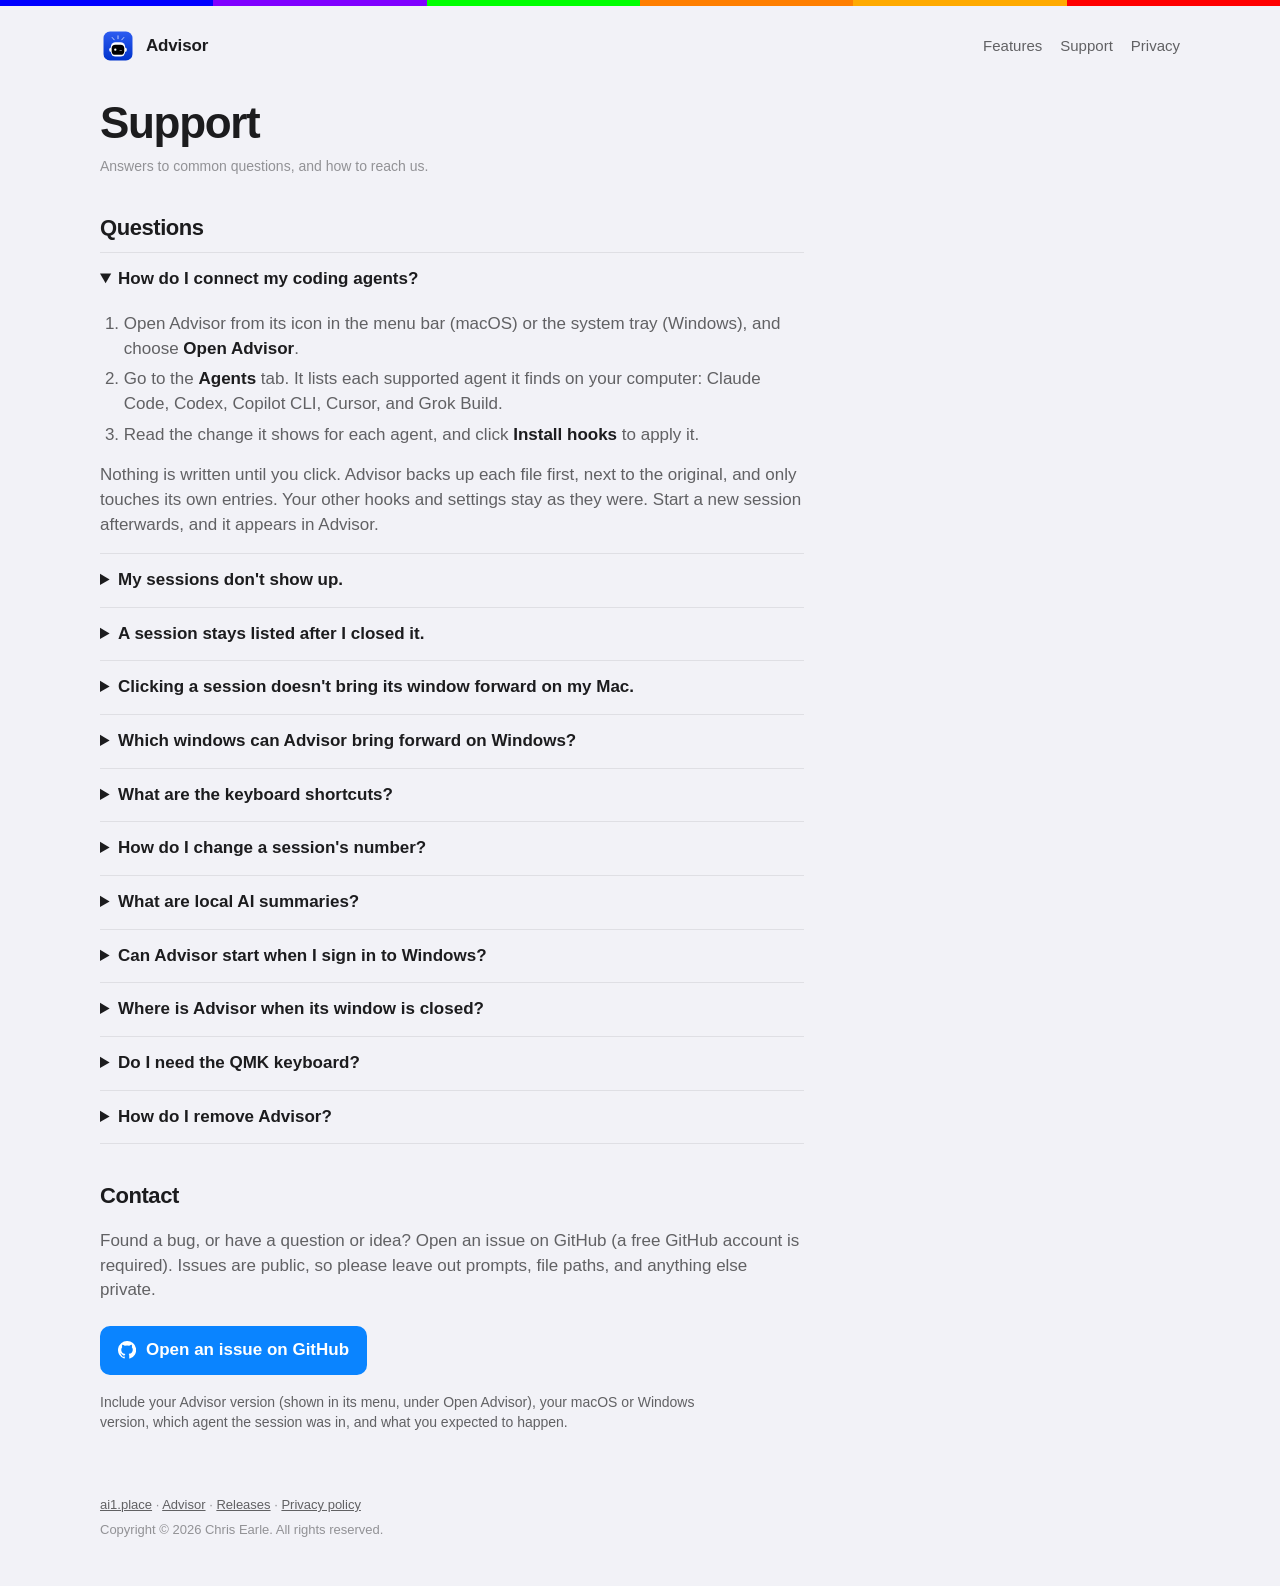
<file: advisor/support.html>
<!DOCTYPE html>
<html lang="en">
<head>
  <meta charset="utf-8">
  <meta name="viewport" content="width=device-width, initial-scale=1">
  <title>Advisor Support</title>
  <meta name="description" content="Help with setting up Advisor's agent hooks, bringing session windows forward, and how to report a problem.">
  <meta property="og:site_name" content="Advisor">
  <meta property="og:type" content="website">
  <meta property="og:url" content="https://ai1.place/advisor/support.html">
  <meta property="og:title" content="Support">
  <meta property="og:description" content="Help with setting up Advisor's agent hooks, bringing session windows forward, and how to report a problem.">
  <meta property="og:image" content="https://ai1.place/advisor/images/og.png">
  <meta property="og:image:type" content="image/png">
  <meta property="og:image:width" content="1200">
  <meta property="og:image:height" content="1200">
  <meta property="og:image:alt" content="Advisor app icon">
  <meta name="theme-color" content="#f2f2f7" media="(prefers-color-scheme: light)">
  <meta name="theme-color" content="#1c1c1e" media="(prefers-color-scheme: dark)">
  <link rel="icon" href="/advisor/images/app-icon.svg" type="image/svg+xml">
  <link rel="apple-touch-icon" href="/advisor/images/apple-touch-icon.png">
  <link rel="stylesheet" href="/advisor/style.css">
</head>
<body>
  <div class="leds" aria-hidden="true">
    <span style="background:#0000FF"></span>
    <span style="background:#8000FF"></span>
    <span style="background:#00FF00"></span>
    <span style="background:#FF7F00"></span>
    <span style="background:#FFAA00"></span>
    <span style="background:#FF0000"></span>
  </div>

  <div class="wrap">
    <header>
      <a class="brand" href="/advisor/">
        <img src="/advisor/images/app-icon.svg" width="36" height="36" alt="">
        Advisor
      </a>
      <nav aria-label="Advisor">
        <a href="/advisor/#features">Features</a>
        <a href="/advisor/support.html" aria-current="page">Support</a>
        <a href="/advisor/privacy.html">Privacy</a>
      </nav>
    </header>

    <main class="page">
      <h1>Support</h1>
      <p class="updated">Answers to common questions, and how to reach us.</p>

      <h2>Questions</h2>
      <div class="faq">
        <details id="setup" open>
          <summary>How do I connect my coding agents?</summary>
          <ol>
            <li>Open Advisor from its icon in the menu bar (macOS) or the system tray (Windows), and choose <strong>Open Advisor</strong>.</li>
            <li>Go to the <strong>Agents</strong> tab. It lists each supported agent it finds on your computer: Claude Code, Codex, Copilot CLI, Cursor, and Grok Build.</li>
            <li>Read the change it shows for each agent, and click <strong>Install hooks</strong> to apply it.</li>
          </ol>
          <p>Nothing is written until you click. Advisor backs up each file first, next to the original, and only touches its own entries. Your other hooks and settings stay as they were. Start a new session afterwards, and it appears in Advisor.</p>
        </details>

        <details id="no-sessions">
          <summary>My sessions don't show up.</summary>
          <p>Check the <strong>Agents</strong> tab first. An agent marked <strong>Out of date</strong> or not set up needs <strong>Install hooks</strong> again. Then start a new session, or send a prompt in an existing one. Sessions that were already running when Advisor started appear on their next prompt or tool call. Claude Code, Copilot CLI, and Grok Build sessions usually appear right away.</p>
          <p>Advisor must be running for sessions to report in. Only one copy runs at a time.</p>
        </details>

        <details id="stale">
          <summary>A session stays listed after I closed it.</summary>
          <p>Agents don't always say goodbye. Closing a terminal window or a crash can end a session without telling Advisor. Advisor clears these on its own for Claude Code and Grok Build. For the others, click the <strong>×</strong> on its card in the window.</p>
        </details>

        <details id="focus-mac">
          <summary>Clicking a session doesn't bring its window forward on my Mac.</summary>
          <p>Advisor needs your permission to switch windows. Open <strong>System Settings → Privacy &amp; Security</strong> and turn Advisor on under <strong>Accessibility</strong>, and under <strong>Automation</strong> for your terminal or editor. macOS asks the first time Advisor tries each app.</p>
          <p>If Advisor already looks allowed under Accessibility but still can't switch windows, the entry may be from an older copy. Select it, remove it with the <strong>−</strong> button, then quit and reopen Advisor and allow it again.</p>
        </details>

        <details id="focus-windows">
          <summary>Which windows can Advisor bring forward on Windows?</summary>
          <p>Advisor brings forward the window a session runs in, and in Windows Terminal it also selects the session's tab. No permission is needed. If two sessions run in the same window of an editor, such as VS Code, both bring that window forward.</p>
        </details>

        <details id="shortcuts">
          <summary>What are the keyboard shortcuts?</summary>
          <p>Sessions 1 to 9 each have a shortcut that brings their window forward from any app: <kbd>⌃⌥1</kbd> to <kbd>⌃⌥9</kbd> on a Mac, and <kbd>Alt</kbd>+<kbd>Shift</kbd>+<kbd>1</kbd> to <kbd>9</kbd> on Windows. The same keys with <kbd>0</kbd> open Advisor's menu, which shows each session's number. If another app already uses one of these, Advisor skips it. Turn them all off with <strong>Global shortcuts</strong> at the bottom of the window.</p>
        </details>

        <details id="numbers">
          <summary>How do I change a session's number?</summary>
          <p>Click the number on its card and pick another. The session swaps places with whichever session had that number.</p>
        </details>

        <details id="summaries">
          <summary>What are local AI summaries?</summary>
          <p>Normally each card shows the first line of the session's latest prompt. Turn on <strong>Local AI summaries</strong> at the bottom of the window, and a model running on your computer writes a one-line title instead. On a Mac with Apple Intelligence, it can use Apple's on-device model. Otherwise, Advisor downloads a small model (about 490 MB) the first time, with progress shown beside the toggle. Your prompts never leave your computer either way.</p>
        </details>

        <details id="login">
          <summary>Can Advisor start when I sign in to Windows?</summary>
          <p>Yes, in the version from the Microsoft Store. Click Advisor's tray icon and check <strong>Start at Login</strong>. You can also turn it on or off in <strong>Settings → Apps → Startup</strong>, where it's listed as AI1 Advisor. If you turned it off there, the menu says so, and only Settings can turn it back on.</p>
        </details>

        <details id="tray">
          <summary>Where is Advisor when its window is closed?</summary>
          <p>Closing the window only hides it. Advisor keeps running in the menu bar on a Mac, or in the system tray on Windows. On Windows, the tray icon might be in the overflow area behind the <strong>^</strong> arrow. Hover over it to see how many sessions are running and how many need you. To quit, choose <strong>Quit Advisor</strong> from its menu.</p>
        </details>

        <details id="keyboard">
          <summary>Do I need the QMK keyboard?</summary>
          <p>No. Everything works without one. With a supported keyboard running Advisor's QMK firmware, one key per session lights in the same colors, and pressing it brings that session's window forward.</p>
        </details>

        <details id="remove">
          <summary>How do I remove Advisor?</summary>
          <p>In the <strong>Agents</strong> tab, click <strong>Remove hooks</strong> for each agent. Then quit Advisor and uninstall it. On a Mac, drag it to the Trash. On Windows, uninstall it from <strong>Settings → Apps</strong>. Last, delete the <code>.ai1-advisor</code> folder in your home folder, which holds Advisor's settings, log, and model. See the <a href="/advisor/privacy.html">privacy policy</a> for what's in it.</p>
        </details>
      </div>

      <h2 id="contact">Contact</h2>
      <p>Found a bug, or have a question or idea? Open an issue on GitHub (a free GitHub account is required). Issues are public, so please leave out prompts, file paths, and anything else private.</p>
      <p>
        <a class="contact" href="https://github.com/ai1place/ai1place.github.io/issues/new?template=advisor.yml">
          <svg viewBox="0 0 16 16" aria-hidden="true">
            <path fill="currentColor" d="M8 0a8 8 0 0 0-2.53 15.59c.4.07.55-.17.55-.38v-1.33c-2.23.48-2.7-1.07-2.7-1.07-.36-.92-.89-1.17-.89-1.17-.73-.5.06-.49.06-.49.8.06 1.23.83 1.23.83.72 1.22 1.88.87 2.34.66.07-.52.28-.87.5-1.07-1.78-.2-3.65-.89-3.65-3.95 0-.87.31-1.59.82-2.15-.08-.2-.36-1.02.08-2.12 0 0 .67-.21 2.2.82a7.6 7.6 0 0 1 4 0c1.53-1.04 2.2-.82 2.2-.82.44 1.1.16 1.92.08 2.12.51.56.82 1.28.82 2.15 0 3.07-1.87 3.75-3.65 3.95.29.25.54.73.54 1.48v2.2c0 .21.15.46.55.38A8 8 0 0 0 8 0Z"/>
          </svg>
          Open an issue on GitHub
        </a>
      </p>
      <p class="note">Include your Advisor version (shown in its menu, under Open Advisor), your macOS or Windows version, which agent the session was in, and what you expected to happen.</p>
    </main>

    <footer>
      <p><a href="/">ai1.place</a> · <a href="/advisor/">Advisor</a> · <a href="https://github.com/ai1place/ai1place.github.io/releases">Releases</a> · <a href="/advisor/privacy.html">Privacy policy</a></p>
      <p>Copyright © 2026 Chris Earle. All rights reserved.</p>
    </footer>
  </div>
</body>
</html>
</file>
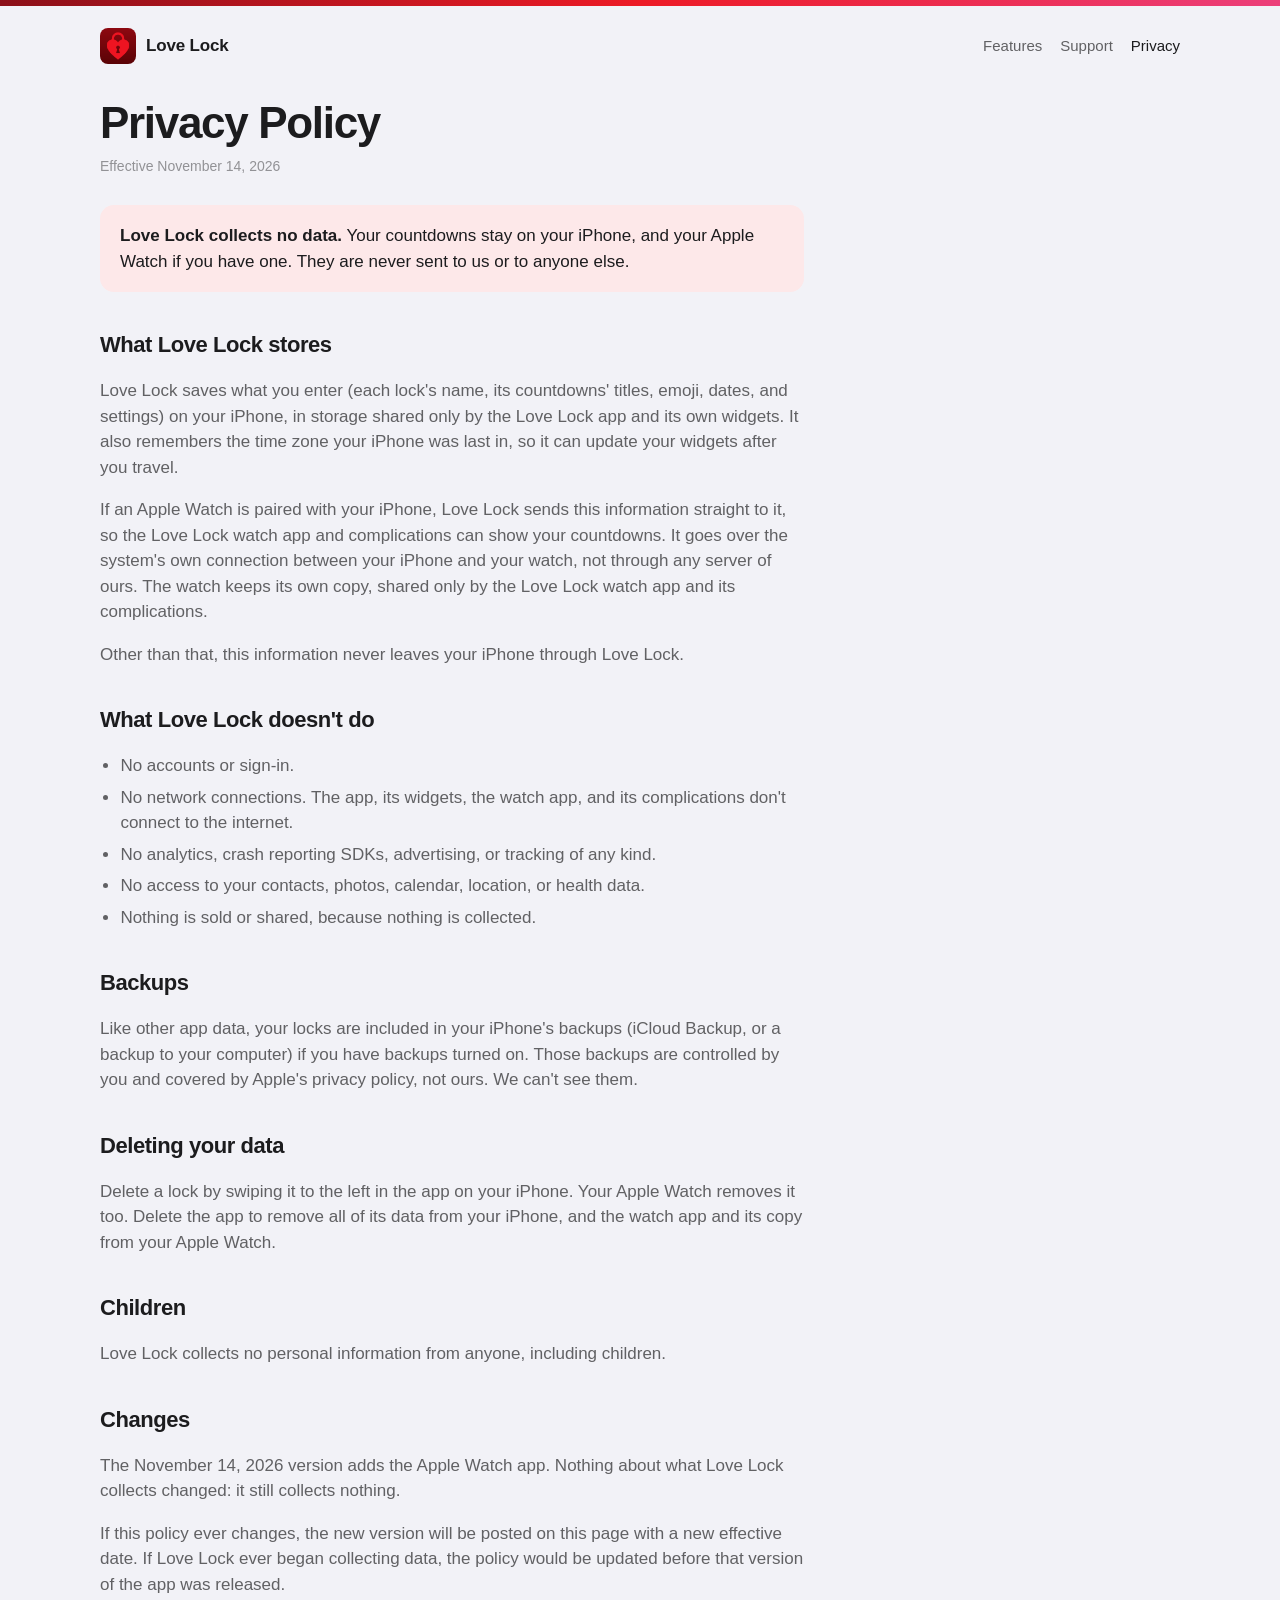
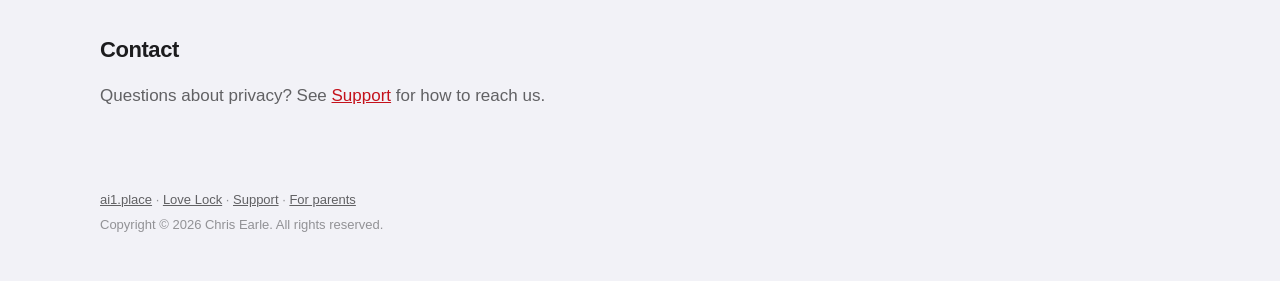
<file: love-lock/privacy.html>
<!DOCTYPE html>
<html lang="en">
<head>
  <meta charset="utf-8">
  <meta name="viewport" content="width=device-width, initial-scale=1">
  <title>Love Lock Privacy Policy</title>
  <meta name="description" content="Love Lock collects no data. Your countdowns stay on your iPhone, and your Apple Watch if you have one.">
  <meta name="apple-itunes-app" content="app-id=6832439251">
  <meta property="og:site_name" content="Love Lock">
  <meta property="og:type" content="website">
  <meta property="og:url" content="https://ai1.place/love-lock/privacy.html">
  <meta property="og:title" content="Privacy Policy">
  <meta property="og:description" content="Love Lock collects no data. Your countdowns stay on your iPhone, and your Apple Watch if you have one.">
  <meta property="og:image" content="https://ai1.place/love-lock/images/og.png">
  <meta property="og:image:type" content="image/png">
  <meta property="og:image:width" content="1200">
  <meta property="og:image:height" content="1200">
  <meta property="og:image:alt" content="Love Lock app icon">
  <meta name="theme-color" content="#f2f2f7" media="(prefers-color-scheme: light)">
  <meta name="theme-color" content="#1c1c1e" media="(prefers-color-scheme: dark)">
  <link rel="icon" href="/love-lock/images/mark.svg" type="image/svg+xml">
  <link rel="apple-touch-icon" href="/love-lock/images/apple-touch-icon.png">
  <link rel="stylesheet" href="/love-lock/style.css">
</head>
<body>
  <div class="ribbon" aria-hidden="true"></div>

  <div class="wrap">
    <header>
      <a class="brand" href="/love-lock/">
        <img src="/love-lock/images/icon.png" width="36" height="36" alt="">
        Love Lock
      </a>
      <nav aria-label="Love Lock">
        <a href="/love-lock/">Features</a>
        <a href="/love-lock/support.html">Support</a>
        <a href="/love-lock/privacy.html" aria-current="page">Privacy</a>
      </nav>
    </header>

    <main class="page">
      <h1>Privacy Policy</h1>
      <p class="updated">Effective November 14, 2026</p>

      <div class="summary">
        <p><strong>Love Lock collects no data.</strong> Your countdowns stay on your iPhone, and your Apple Watch if you have one. They are never sent to us or to anyone else.</p>
      </div>

      <h2>What Love Lock stores</h2>
      <p>Love Lock saves what you enter (each lock's name, its countdowns' titles, emoji, dates, and settings) on your iPhone, in storage shared only by the Love Lock app and its own widgets. It also remembers the time zone your iPhone was last in, so it can update your widgets after you travel.</p>
      <p>If an Apple Watch is paired with your iPhone, Love Lock sends this information straight to it, so the Love Lock watch app and complications can show your countdowns. It goes over the system's own connection between your iPhone and your watch, not through any server of ours. The watch keeps its own copy, shared only by the Love Lock watch app and its complications.</p>
      <p>Other than that, this information never leaves your iPhone through Love Lock.</p>

      <h2>What Love Lock doesn't do</h2>
      <ul>
        <li>No accounts or sign-in.</li>
        <li>No network connections. The app, its widgets, the watch app, and its complications don't connect to the internet.</li>
        <li>No analytics, crash reporting SDKs, advertising, or tracking of any kind.</li>
        <li>No access to your contacts, photos, calendar, location, or health data.</li>
        <li>Nothing is sold or shared, because nothing is collected.</li>
      </ul>

      <h2>Backups</h2>
      <p>Like other app data, your locks are included in your iPhone's backups (iCloud Backup, or a backup to your computer) if you have backups turned on. Those backups are controlled by you and covered by Apple's privacy policy, not ours. We can't see them.</p>

      <h2>Deleting your data</h2>
      <p>Delete a lock by swiping it to the left in the app on your iPhone. Your Apple Watch removes it too. Delete the app to remove all of its data from your iPhone, and the watch app and its copy from your Apple Watch.</p>

      <h2>Children</h2>
      <p>Love Lock collects no personal information from anyone, including children.</p>

      <h2>Changes</h2>
      <p>The November 14, 2026 version adds the Apple Watch app. Nothing about what Love Lock collects changed: it still collects nothing.</p>
      <p>If this policy ever changes, the new version will be posted on this page with a new effective date. If Love Lock ever began collecting data, the policy would be updated before that version of the app was released.</p>

      <h2>Contact</h2>
      <p>Questions about privacy? See <a href="/love-lock/support.html#contact">Support</a> for how to reach us.</p>
    </main>

    <footer>
      <p><a href="/">ai1.place</a> · <a href="/love-lock/">Love Lock</a> · <a href="/love-lock/support.html">Support</a> · <a href="/love-lock/support.html#parents">For parents</a></p>
      <p>Copyright © 2026 Chris Earle. All rights reserved.</p>
    </footer>
  </div>
</body>
</html>
</file>
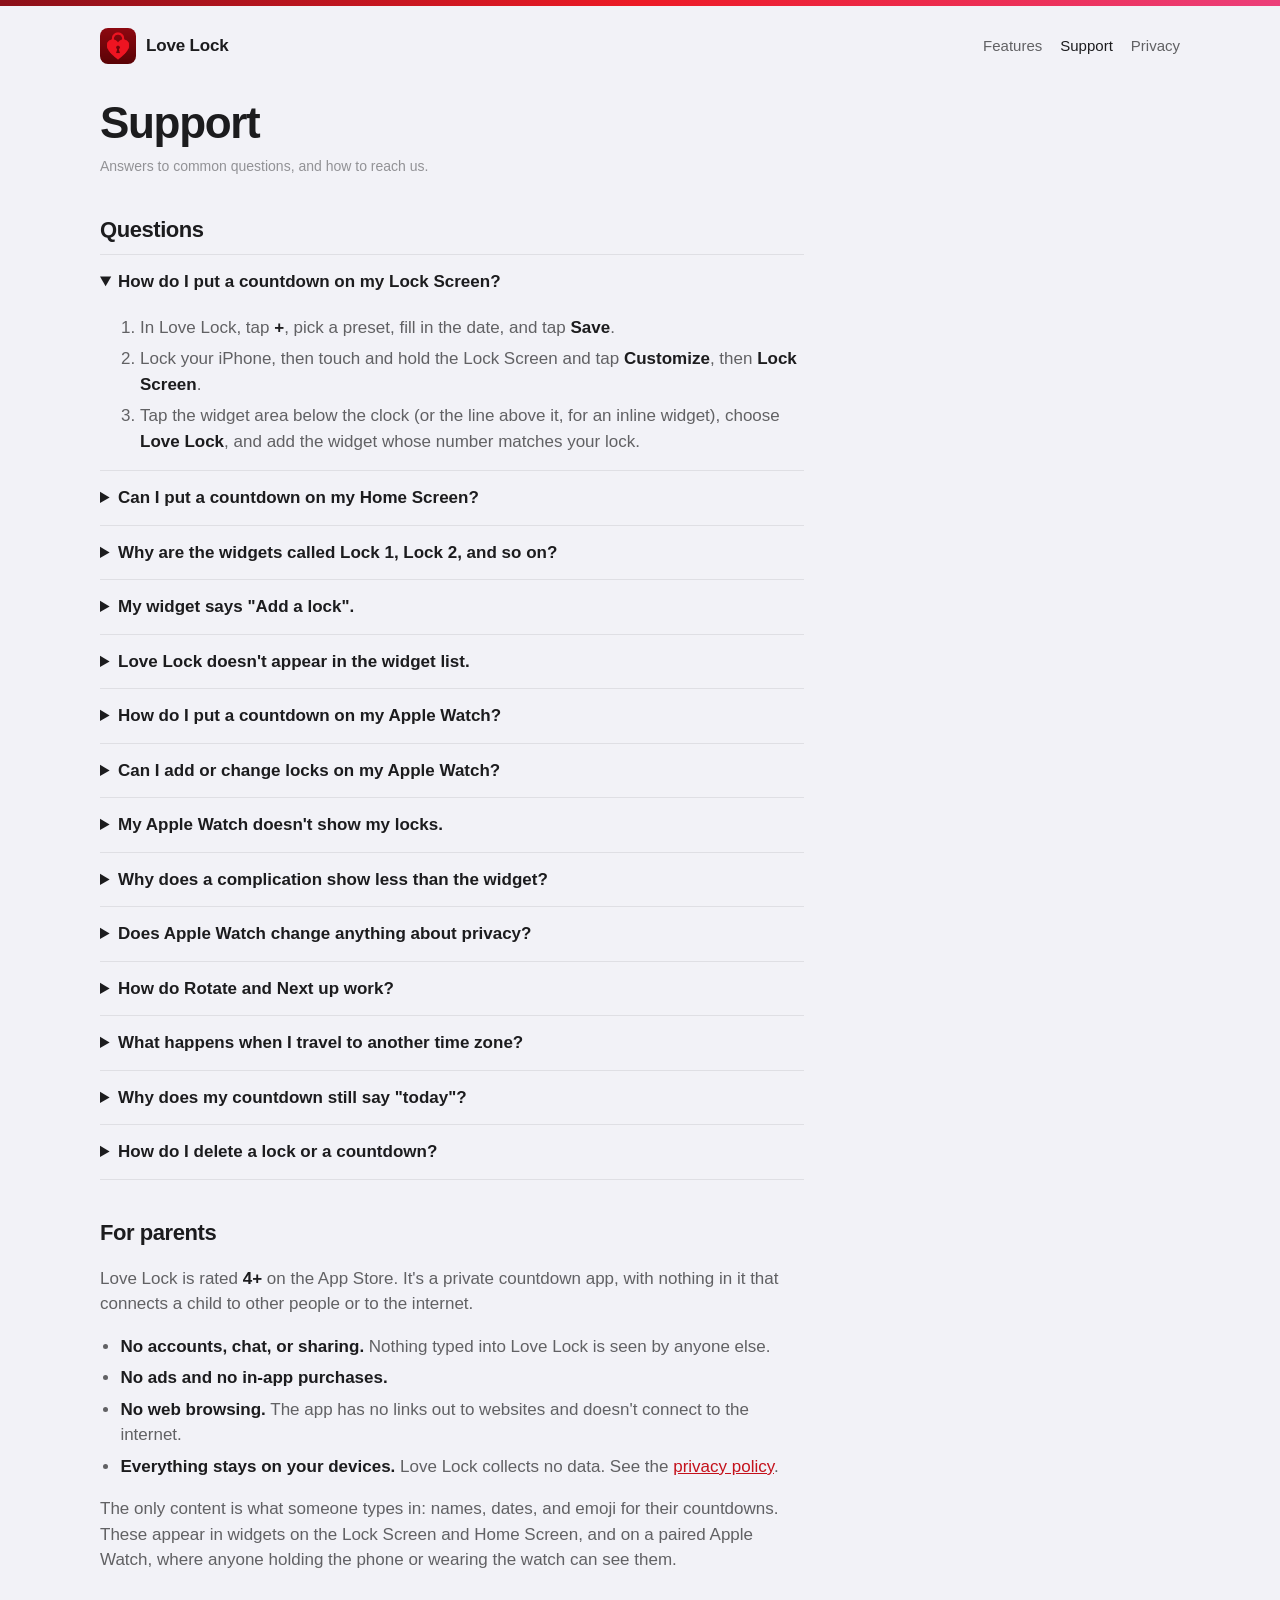
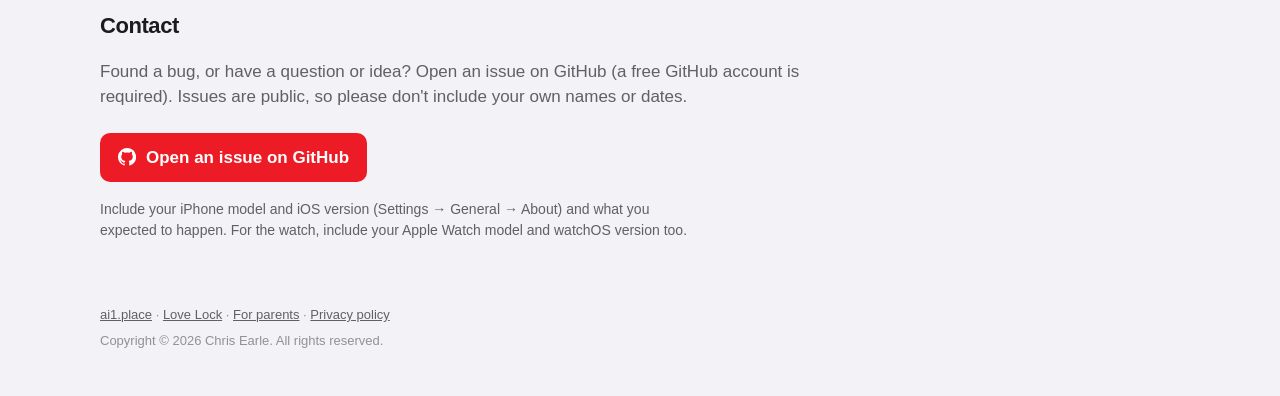
<file: love-lock/support.html>
<!doctype html>
<html lang="en">
  <head>
    <meta charset="utf-8" />
    <meta name="viewport" content="width=device-width, initial-scale=1" />
    <title>Love Lock Support</title>
    <meta
      name="description"
      content="Help with Love Lock's Lock Screen and Home Screen widgets, its Apple Watch complications, and how to report a problem."
    />
    <meta name="apple-itunes-app" content="app-id=6832439251" />
    <meta property="og:site_name" content="Love Lock" />
    <meta property="og:type" content="website" />
    <meta
      property="og:url"
      content="https://ai1.place/love-lock/support.html"
    />
    <meta property="og:title" content="Support" />
    <meta
      property="og:description"
      content="Help with Love Lock's Lock Screen and Home Screen widgets, its Apple Watch complications, and how to report a problem."
    />
    <meta
      property="og:image"
      content="https://ai1.place/love-lock/images/og.png"
    />
    <meta property="og:image:type" content="image/png" />
    <meta property="og:image:width" content="1200" />
    <meta property="og:image:height" content="1200" />
    <meta property="og:image:alt" content="Love Lock app icon" />
    <meta
      name="theme-color"
      content="#f2f2f7"
      media="(prefers-color-scheme: light)"
    />
    <meta
      name="theme-color"
      content="#1c1c1e"
      media="(prefers-color-scheme: dark)"
    />
    <link rel="icon" href="/love-lock/images/mark.svg" type="image/svg+xml" />
    <link
      rel="apple-touch-icon"
      href="/love-lock/images/apple-touch-icon.png"
    />
    <link rel="stylesheet" href="/love-lock/style.css" />
  </head>
  <body>
    <div class="ribbon" aria-hidden="true"></div>

    <div class="wrap">
      <header>
        <a class="brand" href="/love-lock/">
          <img src="/love-lock/images/icon.png" width="36" height="36" alt="" />
          Love Lock
        </a>
        <nav aria-label="Love Lock">
          <a href="/love-lock/">Features</a>
          <a href="/love-lock/support.html" aria-current="page">Support</a>
          <a href="/love-lock/privacy.html">Privacy</a>
        </nav>
      </header>

      <main class="page">
        <h1>Support</h1>
        <p class="updated">Answers to common questions, and how to reach us.</p>

        <h2>Questions</h2>
        <div class="faq">
          <details id="add-widget" open>
            <summary>How do I put a countdown on my Lock Screen?</summary>
            <ol>
              <li>
                In Love Lock, tap <strong>+</strong>, pick a preset, fill in the
                date, and tap <strong>Save</strong>.
              </li>
              <li>
                Lock your iPhone, then touch and hold the Lock Screen and tap
                <strong>Customize</strong>, then <strong>Lock Screen</strong>.
              </li>
              <li>
                Tap the widget area below the clock (or the line above it, for
                an inline widget), choose <strong>Love Lock</strong>, and add
                the widget whose number matches your lock.
              </li>
            </ol>
          </details>

          <details id="home-screen">
            <summary>Can I put a countdown on my Home Screen?</summary>
            <p>
              Yes. Touch and hold an empty spot on your Home Screen, tap
              <strong>Edit</strong>, then <strong>Add Widget</strong>. Choose
              <strong>Love Lock</strong>, swipe to the small or medium size, and
              add the widget whose number matches your lock. The small size also
              works in StandBy, when your iPhone is charging on its side.
            </p>
          </details>

          <details id="numbers">
            <summary>
              Why are the widgets called Lock 1, Lock 2, and so on?
            </summary>
            <p>
              iOS can't list widgets named after things you create in an app, so
              Love Lock offers eight numbered widgets.
              <strong>Lock 1</strong> shows the first lock in the app,
              <strong>Lock 2</strong> the second, and so on. Each lock in the
              app is labeled with its widget, such as "Widget: Lock 2".
              Reordering your locks in the app (tap <strong>Edit</strong>, then
              drag) changes which lock each widget shows.
            </p>
          </details>

          <details id="add-a-lock">
            <summary>My widget says "Add a lock".</summary>
            <p>
              That widget's number is higher than the number of locks you have.
              For example, a Lock 3 widget with only two locks in the app. Add
              another lock, or swap the widget for one with a lower number. Only
              the first eight locks have widgets.
            </p>
          </details>

          <details id="missing">
            <summary>Love Lock doesn't appear in the widget list.</summary>
            <p>
              Open the Love Lock app once after installing it, then try adding
              the widget again. If it's still missing, restart your iPhone. iOS
              sometimes needs a restart to refresh its list of widgets after an
              app is installed or updated.
            </p>
          </details>

          <details id="watch">
            <summary>How do I put a countdown on my Apple Watch?</summary>
            <ol>
              <li>
                Make your locks in Love Lock on your iPhone. They sync to your
                Apple Watch on their own.
              </li>
              <li>
                On your watch, touch and hold the watch face, tap
                <strong>Edit</strong>, and swipe to
                <strong>Complications</strong>.
              </li>
              <li>
                Tap the spot you want, choose <strong>Love Lock</strong>, and
                pick a lock by name. Press the Digital Crown to finish.
              </li>
            </ol>
            <p>
              To add one to the Smart Stack, turn the Digital Crown on the watch
              face, tap <strong>Edit</strong>, then <strong>+</strong>, and
              choose Love Lock.
            </p>
          </details>

          <details id="watch-edit">
            <summary>Can I add or change locks on my Apple Watch?</summary>
            <p>
              No. Locks are made and changed on your iPhone, and your watch
              follows within seconds: new locks, edits, new order, and
              deletions. A complication keeps showing the same lock when you
              rename or reorder it. If you delete that lock, the complication
              says "Add a lock on your iPhone" until you pick another.
            </p>
          </details>

          <details id="watch-missing">
            <summary>My Apple Watch doesn't show my locks.</summary>
            <p>
              The watch app installs with the iPhone app. If it's missing, open
              the Watch app on your iPhone, tap <strong>My Watch</strong>, and
              install Love Lock under <strong>Available Apps</strong>. Then open
              Love Lock on your watch, with your iPhone nearby, and your locks
              appear. If the face editor lists old lock names, restart your
              watch.
            </p>
          </details>

          <details id="watch-short">
            <summary>Why does a complication show less than the widget?</summary>
            <p>
              Complications are small, so some show less. Corners curve along
              the edge and show up to two units, such as "8 mths, 2 days". The
              curved line along the bottom of faces like Utility shows only the
              lock's emoji. Tap any complication to open Love Lock and see the
              whole countdown.
            </p>
          </details>

          <details id="watch-privacy">
            <summary>Does Apple Watch change anything about privacy?</summary>
            <p>
              No. Your iPhone sends your locks straight to your own Apple Watch,
              using the system's connection between the two. Nothing goes to us
              or anyone else, and Love Lock still collects no data. See the
              <a href="/love-lock/privacy.html">privacy policy</a>.
            </p>
          </details>

          <details id="rotate">
            <summary>How do Rotate and Next up work?</summary>
            <p>
              When a lock has more than one countdown,
              <strong>Rotate</strong> shows them in turn, in the order you set,
              every 15 minutes, hour, 6 hours, or day.
              <strong>Next up</strong> always shows whichever countdown is
              closest, which suits holidays or upcoming days off. The
              <strong>US Holidays</strong> preset group uses Next up.
            </p>
          </details>

          <details id="travel">
            <summary>What happens when I travel to another time zone?</summary>
            <p>
              By default, countdowns follow you: a date ends at midnight
              wherever you are. To count to an exact moment in one place, such
              as a birth time, open the countdown, and turn on
              <strong>Pin to a time zone</strong>. Pinned countdowns don't move
              when you travel.
            </p>
          </details>

          <details id="today">
            <summary>Why does my countdown still say "today"?</summary>
            <p>
              Some days last longer than one day. Hanukkah and Passover show
              "today" for 8 days, and Rosh Hashanah for 2. Any countdown can set
              how many days it lasts under <strong>Lasts</strong>, so a
              week-long vacation shows "today" until it's over and then counts
              up. Jewish holidays count to their first full day; they begin at
              sundown the evening before.
            </p>
          </details>

          <details id="delete">
            <summary>How do I delete a lock or a countdown?</summary>
            <p>
              Swipe it to the left and tap <strong>Delete</strong>. A lock
              always keeps at least one countdown. Deleting a lock moves every
              lock after it up one widget number.
            </p>
          </details>
        </div>

        <h2 id="parents">For parents</h2>
        <p>
          Love Lock is rated <strong>4+</strong> on the App Store. It's a
          private countdown app, with nothing in it that connects a child to
          other people or to the internet.
        </p>
        <ul>
          <li>
            <strong>No accounts, chat, or sharing.</strong> Nothing typed into
            Love Lock is seen by anyone else.
          </li>
          <li><strong>No ads and no in-app purchases.</strong></li>
          <li>
            <strong>No web browsing.</strong> The app has no links out to
            websites and doesn't connect to the internet.
          </li>
          <li>
            <strong>Everything stays on your devices.</strong> Love Lock collects
            no data. See the
            <a href="/love-lock/privacy.html">privacy policy</a>.
          </li>
        </ul>
        <p>
          The only content is what someone types in: names, dates, and emoji for
          their countdowns. These appear in widgets on the Lock Screen and Home
          Screen, and on a paired Apple Watch, where anyone holding the phone or
          wearing the watch can see them.
        </p>

        <h2 id="contact">Contact</h2>
        <p>
          Found a bug, or have a question or idea? Open an issue on GitHub (a
          free GitHub account is required). Issues are public, so please don't
          include your own names or dates.
        </p>
        <p>
          <a
            class="contact"
            href="https://github.com/ai1place/ai1place.github.io/issues/new?template=love-lock.yml"
          >
            <svg viewBox="0 0 16 16" aria-hidden="true">
              <path
                fill="currentColor"
                d="M8 0a8 8 0 0 0-2.53 15.59c.4.07.55-.17.55-.38v-1.33c-2.23.48-2.7-1.07-2.7-1.07-.36-.92-.89-1.17-.89-1.17-.73-.5.06-.49.06-.49.8.06 1.23.83 1.23.83.72 1.22 1.88.87 2.34.66.07-.52.28-.87.5-1.07-1.78-.2-3.65-.89-3.65-3.95 0-.87.31-1.59.82-2.15-.08-.2-.36-1.02.08-2.12 0 0 .67-.21 2.2.82a7.6 7.6 0 0 1 4 0c1.53-1.04 2.2-.82 2.2-.82.44 1.1.16 1.92.08 2.12.51.56.82 1.28.82 2.15 0 3.07-1.87 3.75-3.65 3.95.29.25.54.73.54 1.48v2.2c0 .21.15.46.55.38A8 8 0 0 0 8 0Z"
              />
            </svg>
            Open an issue on GitHub
          </a>
        </p>
        <p class="note">
          Include your iPhone model and iOS version (Settings → General → About)
          and what you expected to happen. For the watch, include your Apple
          Watch model and watchOS version too.
        </p>
      </main>

      <footer>
        <p>
          <a href="/">ai1.place</a> ·
          <a href="/love-lock/">Love Lock</a> ·
          <a href="/love-lock/support.html#parents">For parents</a> ·
          <a href="/love-lock/privacy.html">Privacy policy</a>
        </p>
        <p>Copyright © 2026 Chris Earle. All rights reserved.</p>
      </footer>
    </div>
  </body>
</html>
</file>
<file: style.css>
/* The ai1.place homepage. Same system as /advisor/style.css and /love-lock/style.css: each app
   keeps its own accent, and neither owns the page. */

:root {
  color-scheme: light dark;
  font-family: -apple-system, BlinkMacSystemFont, "Segoe UI", sans-serif;
  --bg: light-dark(#f2f2f7, #1c1c1e);
  --card: light-dark(#ffffff, #2c2c2e);
  --text: light-dark(#1c1c1e, #f2f2f7);
  --muted: light-dark(rgba(28, 28, 30, 0.68), rgba(242, 242, 247, 0.68));
  --faint: light-dark(rgba(28, 28, 30, 0.45), rgba(242, 242, 247, 0.45));
  --badge: light-dark(#e3e3e8, #3a3a3c);
  --line: light-dark(rgba(0, 0, 0, 0.08), rgba(255, 255, 255, 0.08));
  --shadow: light-dark(rgba(0, 0, 0, 0.14), rgba(0, 0, 0, 0.5));
  /* Each app's accent, as its own pages use it: a solid for buttons, a link color with 4.5:1
     contrast, and a soft tint behind its screenshot. */
  --advisor: #0a84ff;
  --advisor-link: light-dark(#0062cc, #4da3ff);
  --advisor-tint: light-dark(#e6f0ff, #1b2838);
  --love-lock: #ed1b26;
  --love-lock-link: light-dark(#c4111b, #ff6b73);
  --love-lock-tint: light-dark(#fde8e9, #3a1f22);
}

* {
  box-sizing: border-box;
}

html {
  background: var(--bg);
}

body {
  margin: 0;
  background: var(--bg);
  color: var(--text);
  font-size: 17px;
  line-height: 1.5;
}

img {
  display: block;
  max-width: 100%;
  height: auto;
}

a,
a:visited {
  color: var(--text);
}

:focus-visible {
  outline: 2px solid var(--advisor);
  outline-offset: 3px;
}

/* Advisor's LED stripe on the left, Love Lock's red on the right. */
.ribbon {
  display: flex;
  height: 6px;
}

.ribbon > span {
  flex: 1;
}

.leds {
  display: flex;
}

.leds span {
  flex: 1;
}

.hearts {
  background: linear-gradient(90deg, #8c1019, var(--love-lock) 50%, #ec3f7a);
}

.wrap {
  width: min(1080px, calc(100% - 40px));
  margin: 0 auto;
}

header {
  display: flex;
  align-items: center;
  justify-content: space-between;
  gap: 16px;
  padding: 22px 0 8px;
}

.wordmark,
.wordmark:visited {
  color: var(--text);
  text-decoration: none;
  font-size: 19px;
  font-weight: 700;
  letter-spacing: -0.02em;
}

header nav {
  display: flex;
  gap: 18px;
}

header nav a,
header nav a:visited {
  color: var(--muted);
  text-decoration: none;
  font-size: 15px;
}

header nav a:hover {
  color: var(--text);
}

.intro {
  padding: 36px 0 36px;
}

h1 {
  margin: 0;
  font-size: clamp(34px, 5vw, 50px);
  line-height: 1.05;
  letter-spacing: -0.03em;
  max-width: 18ch;
}

.lede {
  margin: 16px 0 0;
  max-width: 40rem;
  color: var(--muted);
  font-size: 18px;
}

/* Two apps, side by side, built the same way. */

.apps {
  display: grid;
  grid-template-columns: repeat(2, minmax(0, 1fr));
  gap: 20px;
  padding-bottom: 56px;
}

.app {
  --accent: var(--advisor);
  --link: var(--advisor-link);
  --tint: var(--advisor-tint);
  display: flex;
  flex-direction: column;
  padding: 24px;
  border-radius: 20px;
  background: var(--card);
  box-shadow: 0 0 0 1px var(--line);
}

.app.love-lock {
  --accent: var(--love-lock);
  --link: var(--love-lock-link);
  --tint: var(--love-lock-tint);
}

.app-head {
  display: flex;
  align-items: center;
  gap: 14px;
}

.app-icon {
  width: 64px;
  height: 64px;
  flex: none;
  border-radius: 15px;
  box-shadow: 0 6px 16px var(--shadow);
}

.eyebrow {
  margin: 0;
  color: var(--muted);
  font-size: 13px;
  font-weight: 600;
}

h2 {
  margin: 0;
  font-size: 28px;
  line-height: 1.15;
  letter-spacing: -0.02em;
}

.pitch {
  margin: 16px 0 0;
  color: var(--muted);
}

.tags {
  display: flex;
  flex-wrap: wrap;
  gap: 8px;
  margin: 16px 0 0;
  padding: 0;
  list-style: none;
}

.tags li {
  display: flex;
  align-items: center;
  gap: 7px;
  padding: 4px 10px 4px 4px;
  border-radius: 9px;
  background: var(--badge);
  font-size: 14px;
  font-weight: 600;
}

/* Both badges in a tag are the same 26px square: a robot face on Advisor's dark keycap, or an
   emoji on Love Lock's tint. */
.tags .face,
.tags .emoji {
  display: grid;
  place-items: center;
  width: 26px;
  height: 26px;
  border-radius: 6px;
}

.tags .face {
  background: #1c1c1e;
}

.tags .face img {
  width: 22px;
  height: 22px;
}

.tags .emoji {
  background: var(--tint);
  font-size: 15px;
  line-height: 1;
}

/* The top of each app's hero screenshot, on its tint, fading out at the bottom. */
.preview {
  display: flex;
  justify-content: center;
  align-items: flex-start;
  height: 320px;
  margin: 22px 0 0;
  padding-top: 26px;
  overflow: hidden;
  border-radius: 14px;
  background: var(--tint);
  -webkit-mask-image: linear-gradient(180deg, #000 72%, transparent);
  mask-image: linear-gradient(180deg, #000 72%, transparent);
}

.preview .window,
.preview .devices {
  flex: none;
}

.preview .window {
  width: min(340px, 100%);
  /* The shot's own transparent shadow margin already spaces it from the top. */
  margin-top: -16px;
}

.preview .phone {
  display: block;
  width: 220px;
  height: max-content;
  padding: 6px;
  border-radius: 34px;
  background: #1c1c1e;
  box-shadow:
    inset 0 0 0 1px rgba(255, 255, 255, 0.1),
    0 16px 36px var(--shadow);
}

.preview .phone img {
  border-radius: 28px;
}

/* Love Lock's Apple Watch, overlapping the phone's right edge beside the clock. The pair stays
   centered, so it fits the narrowest card. */
.preview .devices {
  display: flex;
  align-items: flex-start;
}

.preview .devices > * {
  flex: none;
}

.preview .watch {
  position: relative;
  display: block;
  width: 116px;
  margin: 112px 0 0 -30px;
  padding: 7px;
  border-radius: 34px / 30px;
  background: #0b0b0c;
  box-shadow:
    inset 0 0 0 2px #8e8e93,
    0 14px 30px var(--shadow);
}

/* The Digital Crown. */
.preview .watch::after {
  content: "";
  position: absolute;
  top: 28%;
  right: -4px;
  width: 4px;
  height: 22%;
  border-radius: 0 3px 3px 0;
  background: #8e8e93;
}

.preview .watch img {
  border-radius: 26px / 22px;
}

.actions {
  display: flex;
  flex-wrap: wrap;
  align-items: center;
  gap: 10px 18px;
  margin: 22px 0 0;
  font-size: 15px;
}

.actions a,
.actions a:visited {
  color: var(--link);
  font-weight: 600;
}

.actions span {
  color: var(--muted);
  font-weight: 600;
}

.actions .button,
.actions .button:visited {
  padding: 10px 18px;
  border-radius: 10px;
  background: var(--accent);
  color: #fff;
  text-decoration: none;
}

.actions .button:hover {
  filter: brightness(0.92);
}

footer {
  padding: 8px 0 40px;
  color: var(--faint);
  font-size: 13px;
}

footer p {
  margin: 0 0 6px;
}

footer a,
footer a:visited {
  color: var(--muted);
}

@media (max-width: 860px) {
  .apps {
    grid-template-columns: 1fr;
  }
}

@media (max-width: 560px) {
  .wrap {
    width: calc(100% - 32px);
  }

  .intro {
    padding: 24px 0 28px;
  }

  .app {
    padding: 18px;
  }

  .preview {
    height: 280px;
  }
}
</file>
<file: advisor/style.css>
/* Advisor pages. Same system as /style.css and /love-lock/style.css, with Advisor's blue. */

:root {
  color-scheme: light dark;
  font-family: -apple-system, BlinkMacSystemFont, "Segoe UI", sans-serif;
  --bg: light-dark(#f2f2f7, #1c1c1e);
  --card: light-dark(#ffffff, #2c2c2e);
  --text: light-dark(#1c1c1e, #f2f2f7);
  --muted: light-dark(rgba(28, 28, 30, 0.68), rgba(242, 242, 247, 0.68));
  --faint: light-dark(rgba(28, 28, 30, 0.45), rgba(242, 242, 247, 0.45));
  --badge: light-dark(#e3e3e8, #3a3a3c);
  --line: light-dark(rgba(0, 0, 0, 0.08), rgba(255, 255, 255, 0.08));
  --blue: #0a84ff;
  --stalled: #8000ff;
  --shadow: light-dark(rgba(0, 0, 0, 0.12), rgba(0, 0, 0, 0.45));
}

* {
  box-sizing: border-box;
}

html {
  background: var(--bg);
}

body {
  margin: 0;
  background: var(--bg);
  color: var(--text);
  font-size: 17px;
  line-height: 1.45;
}

img {
  display: block;
  max-width: 100%;
}

a {
  color: var(--blue);
}

a:visited {
  color: var(--blue);
}

:focus-visible {
  outline: 2px solid var(--blue);
  outline-offset: 3px;
}

.leds {
  display: flex;
  height: 6px;
}

.leds span {
  flex: 1;
}

.wrap {
  width: min(1080px, calc(100% - 40px));
  margin: 0 auto;
}

header {
  display: flex;
  flex-wrap: wrap;
  align-items: center;
  justify-content: space-between;
  gap: 10px 24px;
  padding: 22px 0 8px;
}

.brand,
.brand:visited {
  display: flex;
  align-items: center;
  gap: 10px;
  color: var(--text);
  text-decoration: none;
  font-weight: 600;
  font-size: 17px;
  letter-spacing: -0.01em;
}

.brand img {
  width: 36px;
  height: 36px;
}

header nav {
  display: flex;
  gap: 18px;
}

header nav a,
header nav a:visited {
  white-space: nowrap;
  color: var(--muted);
  text-decoration: none;
  font-size: 15px;
}

header nav a:hover {
  color: var(--text);
}

.hero {
  display: grid;
  grid-template-columns: minmax(0, 1fr) minmax(0, 400px);
  gap: 48px;
  align-items: center;
  padding: 28px 0 64px;
}

.hero-icon {
  width: 96px;
  height: 96px;
  margin-bottom: 18px;
}

.eyebrow {
  margin: 0 0 8px;
  color: var(--muted);
  font-size: 13px;
  font-weight: 600;
}

h1 {
  margin: 0;
  font-size: clamp(36px, 5vw, 52px);
  line-height: 1.05;
  letter-spacing: -0.03em;
  font-weight: 700;
  max-width: 14ch;
}

.lede {
  margin: 16px 0 0;
  max-width: 38rem;
  color: var(--muted);
  font-size: 18px;
}

.download {
  margin-top: 28px;
}

.download-button {
  display: inline-flex;
  align-items: center;
  gap: 10px;
  padding: 12px 18px;
  border-radius: 10px;
  background: var(--blue);
  color: #fff;
  text-decoration: none;
  font-weight: 600;
  font-size: 16px;
}

.download-button:visited {
  color: #fff;
}

.download-button:hover {
  background: #0077ed;
}

.download-button svg {
  width: 16px;
  height: 16px;
}

.download-buttons {
  display: flex;
  flex-wrap: wrap;
  gap: 12px;
}

.store-button,
.store-button:visited {
  background: var(--badge);
  color: var(--text);
}

.store-button:hover {
  background: light-dark(#d6d6dc, #48484a);
}

.download-meta,
.download-file,
.download-links,
.note {
  margin: 10px 0 0;
  color: var(--muted);
  font-size: 14px;
}

.download-file {
  font-variant-numeric: tabular-nums;
  overflow-wrap: anywhere;
}

.download-file:empty,
.digest:empty {
  display: none;
  margin: 0;
}

.download-links {
  display: flex;
  flex-wrap: wrap;
  gap: 8px 16px;
}

.download-links a[hidden] {
  display: none !important;
}

.digest {
  display: block;
  margin-top: 8px;
  max-width: 100%;
  color: var(--faint);
  font-family: ui-monospace, SFMono-Regular, Menlo, monospace;
  font-size: 12px;
  overflow-wrap: anywhere;
}

.note {
  max-width: 38rem;
}

.sr-only {
  position: absolute;
  width: 1px;
  height: 1px;
  padding: 0;
  margin: -1px;
  overflow: hidden;
  clip: rect(0, 0, 0, 0);
  white-space: nowrap;
  border: 0;
}

/* The window screenshot carries its own chrome and shadow. */
.window-shot {
  margin: 0;
}

.window-shot img {
  width: 100%;
  height: auto;
}

.hero-states {
  display: flex;
  flex-wrap: wrap;
  gap: 10px 16px;
  margin: 22px 0 0;
  padding: 0;
  list-style: none;
}

.hero-states li {
  display: flex;
  align-items: center;
  gap: 8px;
}

.hero-states .face {
  width: 32px;
  height: 32px;
  border-radius: 8px;
}

.hero-states .face img {
  width: 26px;
  height: 26px;
}

.cap {
  position: relative;
  width: 52px;
  height: 52px;
  border-radius: 9px;
  background:
    linear-gradient(180deg, rgba(255, 255, 255, 0.16), rgba(255, 255, 255, 0) 46%),
    #2c2c2e;
  box-shadow:
    inset 0 0 0 1px rgba(255, 255, 255, 0.08),
    inset 0 -7px 10px rgba(0, 0, 0, 0.4),
    0 8px 16px color-mix(in srgb, var(--led) 50%, transparent);
  display: grid;
  place-items: center;
}

.cap img {
  width: 36px;
  height: 36px;
}

.cap .led {
  position: absolute;
  left: 12px;
  right: 12px;
  bottom: 5px;
  height: 3px;
  border-radius: 2px;
  background: var(--led);
  box-shadow: 0 0 8px var(--led);
}

section {
  padding: 8px 0 64px;
}

/* Menu bar */

.split {
  display: grid;
  grid-template-columns: minmax(0, 1fr) minmax(0, 356px);
  gap: 48px;
  align-items: start;
}

.points {
  margin: 0;
  padding: 0;
  list-style: none;
}

.points li {
  padding: 12px 0;
  border-top: 1px solid var(--line);
  color: var(--muted);
}

.points li:last-child {
  border-bottom: 1px solid var(--line);
}

.points strong {
  color: var(--text);
}

kbd {
  padding: 1px 5px;
  border-radius: 5px;
  background: var(--badge);
  color: var(--text);
  font-family: inherit;
  font-size: 0.9em;
  white-space: nowrap;
}

/* A drawn menu bar, holding the app's own tray icon, above a screenshot of the menu alone. The
   menu.webp numbers come from screenshots.sh: the shot is 356pt wide, the icon's center is 45pt in,
   and the menu starts 19.5pt below the shot's top edge (the rest is its shadow). */
.menu-shot {
  position: relative;
  margin: 0;
  width: 100%;
  max-width: 356px;
}

.menubar {
  position: relative;
  height: 30px;
  border-radius: 10px 10px 0 0;
  background: #2a2a2e;
  box-shadow:
    inset 0 0 0 1px rgba(255, 255, 255, 0.06),
    inset 0 -1px 0 rgba(255, 255, 255, 0.1);
}

.menubar-item {
  position: absolute;
  top: 3px;
  left: calc(45 / 356 * 100% - 18px);
  display: grid;
  place-items: center;
  width: 36px;
  height: 24px;
  border-radius: 6px;
  background: rgba(255, 255, 255, 0.18);
}

.menubar img {
  width: 22px;
  height: 22px;
}

.menu-shot .menu {
  width: 100%;
  height: auto;
  margin-top: calc(-19.5 / 356 * 100% + 4px);
}

.moods {
  display: grid;
  grid-template-columns: repeat(4, minmax(0, 1fr));
  gap: 12px;
  margin: 36px 0 0;
  padding: 0;
  list-style: none;
}

.moods li {
  padding: 14px;
  border-radius: 12px;
  background: var(--card);
  box-shadow: 0 0 0 1px var(--line);
  color: var(--muted);
  font-size: 14px;
}

.moods strong {
  display: block;
  color: var(--text);
  font-size: 15px;
}

.menubar.mini {
  display: grid;
  place-items: center;
  width: 64px;
  height: 28px;
  margin-bottom: 10px;
  border-radius: 7px;
}

.menubar img.blinking {
  animation: dim 1s step-end infinite;
}

@keyframes dim {
  50% {
    opacity: 0.45;
  }
}

h2 {
  margin: 0 0 8px;
  font-size: 28px;
  letter-spacing: -0.02em;
  font-weight: 700;
}

.section-lede {
  margin: 0 0 22px;
  max-width: 38rem;
  color: var(--muted);
}

.states {
  display: grid;
  grid-template-columns: repeat(4, minmax(0, 1fr));
  gap: 10px;
  margin: 0;
  padding: 0;
  list-style: none;
}

.state {
  display: flex;
  align-items: center;
  gap: 10px;
  min-width: 0;
  padding: 10px;
  border-radius: 12px;
  background: var(--card);
  box-shadow: 0 0 0 1px var(--line);
}

.face {
  display: grid;
  place-items: center;
  width: 48px;
  height: 48px;
  flex: none;
  border-radius: 10px;
  background: #1c1c1e;
}

.face img {
  width: 40px;
  height: 40px;
}

.state-name {
  display: flex;
  align-items: center;
  gap: 6px;
  min-width: 0;
  font-size: 14px;
  font-weight: 600;
}

.dot {
  width: 9px;
  height: 9px;
  flex: none;
  border-radius: 50%;
  background: var(--led);
}

.dot.blinking,
.led.blinking {
  animation: blink 1s step-end infinite;
}

@keyframes blink {
  50% {
    opacity: 0.15;
  }
}

.facts {
  display: grid;
  grid-template-columns: repeat(3, minmax(0, 1fr));
  gap: 12px;
}

.facts article {
  padding: 16px;
  border-radius: 12px;
  background: var(--card);
  box-shadow: 0 0 0 1px var(--line);
}

.facts .face {
  width: 40px;
  height: 40px;
  margin-bottom: 10px;
  border-radius: 9px;
}

.facts .face img {
  width: 32px;
  height: 32px;
}

.facts h3 {
  margin: 0 0 6px;
  font-size: 16px;
}

.facts p {
  margin: 0;
  color: var(--muted);
  font-size: 15px;
}

.steps {
  margin: 0;
  padding: 0;
  list-style: none;
  counter-reset: step;
}

.steps li {
  display: grid;
  grid-template-columns: 28px 1fr;
  gap: 12px;
  align-items: start;
  padding: 14px 0;
  border-top: 1px solid var(--line);
  color: var(--muted);
}

.steps li:last-child {
  border-bottom: 1px solid var(--line);
}

.steps li::before {
  counter-increment: step;
  content: counter(step);
  width: 28px;
  height: 28px;
  border-radius: 8px;
  background: var(--badge);
  color: var(--text);
  font-size: 13px;
  font-weight: 600;
  font-variant-numeric: tabular-nums;
  display: grid;
  place-items: center;
}

h3.agents-title {
  margin: 28px 0 0;
  color: var(--muted);
  font-size: 13px;
  font-weight: 600;
}

.agents {
  display: flex;
  flex-wrap: wrap;
  gap: 8px;
  margin: 10px 0 0;
  padding: 0;
  list-style: none;
}

.agents li {
  padding: 6px 10px;
  border-radius: 8px;
  background: var(--badge);
  font-size: 14px;
  font-weight: 600;
}

/* The keyboard is an aside: most people won't flash a board. */
.keyboard {
  display: grid;
  grid-template-columns: auto minmax(0, 1fr);
  gap: 22px;
  align-items: center;
  margin: 0 0 56px;
  padding: 20px;
  border-radius: 14px;
  background: var(--card);
  box-shadow: 0 0 0 1px var(--line);
}

.keyboard h2 {
  font-size: 20px;
}

.keyboard p {
  margin: 0;
  max-width: 44rem;
  color: var(--muted);
  font-size: 15px;
}

.keys {
  display: flex;
  gap: 8px;
  padding: 10px;
  border-radius: 14px;
  background: #1c1c1e;
}

.keys .cap {
  width: 44px;
  height: 44px;
}

.keys .cap img {
  width: 30px;
  height: 30px;
}

.keys .cap .led {
  left: 10px;
  right: 10px;
  bottom: 4px;
}

/* Text pages (support, privacy). */

.page {
  max-width: 44rem;
  padding: 28px 0 56px;
}

.page h1 {
  max-width: none;
  font-size: clamp(32px, 4.5vw, 44px);
}

.page .updated {
  margin: 10px 0 28px;
  color: var(--faint);
  font-size: 14px;
}

.page h2 {
  margin-top: 36px;
  font-size: 22px;
}

.page p,
.page li {
  color: var(--muted);
}

.page strong {
  color: var(--text);
}

.page ul {
  padding-left: 1.2em;
}

.page li {
  margin: 6px 0;
}

.page code {
  font-size: 0.9em;
  overflow-wrap: anywhere;
}

.summary {
  margin: 0 0 20px;
  padding: 18px 20px;
  border-radius: 14px;
  background: var(--card);
}

.summary p {
  margin: 0;
  color: var(--text);
}

.faq details {
  border-top: 1px solid var(--line);
}

.faq details:last-child {
  border-bottom: 1px solid var(--line);
}

.faq summary {
  padding: 14px 0;
  cursor: pointer;
  color: var(--text);
  font-weight: 600;
}

.faq details p,
.faq details ol {
  margin: 0 0 16px;
}

.page ol {
  padding-left: 1.4em;
}

.contact {
  display: inline-flex;
  align-items: center;
  gap: 10px;
  margin-top: 6px;
  padding: 12px 18px;
  border-radius: 10px;
  background: var(--blue);
  color: #fff;
  font-weight: 600;
  text-decoration: none;
}

.contact:visited {
  color: #fff;
}

.contact:hover {
  background: #0070e0;
}

.contact svg {
  width: 18px;
  height: 18px;
}

footer {
  padding: 8px 0 40px;
  color: var(--faint);
  font-size: 13px;
}

footer p {
  margin: 0 0 6px;
}

footer a,
footer a:visited {
  color: var(--muted);
}

@media (max-width: 860px) {
  .hero,
  .split {
    grid-template-columns: 1fr;
    gap: 28px;
  }

  .window-shot {
    width: min(100%, 380px);
    justify-self: center;
  }

  .menu-shot {
    justify-self: center;
  }

  .states,
  .facts,
  .moods {
    grid-template-columns: 1fr 1fr;
  }
}

@media (max-width: 560px) {
  .wrap {
    width: min(100% - 32px, 1080px);
  }

  .states,
  .facts {
    grid-template-columns: 1fr;
  }

  header nav {
    gap: 14px;
  }

  .keyboard {
    grid-template-columns: 1fr;
  }

  .keys {
    justify-self: start;
  }
}

@media (prefers-reduced-motion: reduce) {
  .dot.blinking,
  .led.blinking,
  .menubar img.blinking {
    animation: none;
  }
}
</file>
<file: love-lock/style.css>
/* Love Lock pages. Same system as /assets/site.css, with Love Lock's own red. */

:root {
  color-scheme: light dark;
  font-family: -apple-system, BlinkMacSystemFont, "Segoe UI", sans-serif;
  --bg: light-dark(#f2f2f7, #1c1c1e);
  --card: light-dark(#ffffff, #2c2c2e);
  --text: light-dark(#1c1c1e, #f2f2f7);
  --muted: light-dark(rgba(28, 28, 30, 0.68), rgba(242, 242, 247, 0.68));
  --faint: light-dark(rgba(28, 28, 30, 0.45), rgba(242, 242, 247, 0.45));
  --badge: light-dark(#e3e3e8, #3a3a3c);
  --line: light-dark(rgba(0, 0, 0, 0.08), rgba(255, 255, 255, 0.08));
  /* The icon's red, darkened (light) or lightened (dark) so links keep 4.5:1 contrast. */
  --red: #ed1b26;
  --link: light-dark(#c4111b, #ff6b73);
  --tint: light-dark(#fde8e9, #3a1f22);
  --shadow: light-dark(rgba(0, 0, 0, 0.14), rgba(0, 0, 0, 0.5));
}

* {
  box-sizing: border-box;
}

html {
  background: var(--bg);
}

body {
  margin: 0;
  background: var(--bg);
  color: var(--text);
  font-size: 17px;
  line-height: 1.5;
}

img {
  display: block;
  max-width: 100%;
  height: auto;
}

a,
a:visited {
  color: var(--link);
}

:focus-visible {
  outline: 2px solid var(--link);
  outline-offset: 3px;
}

.ribbon {
  height: 6px;
  background: linear-gradient(90deg, #8c1019, var(--red) 50%, #ec3f7a);
}

.wrap {
  width: min(1080px, calc(100% - 40px));
  margin: 0 auto;
}

header {
  display: flex;
  align-items: center;
  justify-content: space-between;
  gap: 16px;
  padding: 22px 0 8px;
}

.brand,
.brand:visited {
  display: flex;
  align-items: center;
  gap: 10px;
  color: var(--text);
  text-decoration: none;
  font-weight: 600;
  letter-spacing: -0.01em;
}

.brand img {
  width: 36px;
  height: 36px;
  border-radius: 8px;
}

header nav {
  display: flex;
  gap: 18px;
}

header nav a,
header nav a:visited {
  color: var(--muted);
  text-decoration: none;
  font-size: 15px;
}

header nav a:hover,
header nav a[aria-current="page"] {
  color: var(--text);
}

/* Hero */

.hero {
  display: grid;
  grid-template-columns: minmax(0, 1fr) minmax(0, 400px);
  gap: 56px;
  align-items: center;
  padding: 28px 0 72px;
}

.hero-icon {
  width: 96px;
  height: 96px;
  margin-bottom: 18px;
  border-radius: 22px;
  box-shadow: 0 10px 24px var(--shadow);
}

.eyebrow {
  margin: 0 0 8px;
  color: var(--muted);
  font-size: 13px;
  font-weight: 600;
}

h1 {
  margin: 0;
  font-size: clamp(36px, 5vw, 52px);
  line-height: 1.05;
  letter-spacing: -0.03em;
  max-width: 15ch;
}

.lede {
  margin: 16px 0 0;
  max-width: 38rem;
  color: var(--muted);
  font-size: 18px;
}

.availability,
.availability:visited {
  display: inline-flex;
  align-items: center;
  gap: 8px;
  margin-top: 26px;
  padding: 10px 16px;
  border-radius: 10px;
  background: var(--tint);
  color: var(--text);
  font-size: 15px;
  font-weight: 600;
  text-decoration: none;
}

.availability:hover {
  filter: brightness(0.95);
}

.availability svg {
  width: 18px;
  height: 18px;
  flex: none;
}

.note {
  margin: 10px 0 0;
  max-width: 38rem;
  color: var(--muted);
  font-size: 14px;
}

/* Screenshots sit in a simple phone-shaped frame. */
.phone {
  margin: 0;
  padding: 8px;
  border-radius: 44px;
  background: #1c1c1e;
  box-shadow:
    inset 0 0 0 1px rgba(255, 255, 255, 0.1),
    0 20px 44px var(--shadow);
}

.phone img {
  width: 100%;
  border-radius: 36px;
}

/* An Apple Watch Ultra-like frame: titanium edge, black bezel, and the Digital Crown. */
.watch {
  position: relative;
  padding: 6%;
  border-radius: 30% / 25%;
  background: #0b0b0c;
  box-shadow:
    inset 0 0 0 3px #8e8e93,
    0 16px 36px var(--shadow);
}

.watch::after {
  content: "";
  position: absolute;
  top: 28%;
  right: -3.5%;
  width: 3.5%;
  height: 22%;
  border-radius: 0 4px 4px 0;
  background: #8e8e93;
}

.watch img {
  width: 100%;
  border-radius: 24% / 20%;
}

/* The hero: the phone, with the watch overlapping its left edge, over the wallpaper between the
   clock and the widgets, so it hides neither. */
.devices {
  display: flex;
  align-items: flex-end;
  margin: 0;
}

.devices .phone {
  flex: 0 0 76%;
  order: 2;
}

.devices .watch {
  flex: 0 0 38%;
  order: 1;
  z-index: 1;
  margin: 0 -14% 38% 0;
}

/* Sections */

section {
  padding: 8px 0 64px;
}

h2 {
  margin: 0 0 8px;
  font-size: 28px;
  letter-spacing: -0.02em;
}

.section-lede {
  margin: 0 0 22px;
  max-width: 40rem;
  color: var(--muted);
}

.facts {
  display: grid;
  grid-template-columns: repeat(3, minmax(0, 1fr));
  gap: 12px;
}

.facts article {
  padding: 18px;
  border-radius: 14px;
  background: var(--card);
  box-shadow: 0 0 0 1px var(--line);
}

.facts .emoji {
  display: block;
  margin-bottom: 8px;
  font-size: 26px;
  line-height: 1;
}

.facts h3 {
  margin: 0 0 6px;
  font-size: 16px;
}

.facts p {
  margin: 0;
  color: var(--muted);
  font-size: 15px;
}

.gallery {
  display: grid;
  /* Six shots: three across on desktop, two across below 860px. */
  grid-template-columns: repeat(3, minmax(0, 1fr));
  gap: 24px;
  margin: 0;
  padding: 0;
  list-style: none;
}

.gallery figure {
  margin: 0;
}

/* Watch shots are smaller, so they stay three across, centered on the watch. */
.gallery.watches {
  max-width: 820px;
  gap: 32px;
}

.gallery.watches .watch {
  width: 86%;
}

.gallery.watches + .note {
  margin-top: 22px;
}

.gallery figcaption {
  margin-top: 14px;
  color: var(--muted);
  font-size: 14px;
}

.gallery figcaption strong {
  display: block;
  color: var(--text);
  font-size: 15px;
}

.chips {
  display: flex;
  flex-wrap: wrap;
  gap: 8px;
  margin: 0;
  padding: 0;
  list-style: none;
}

.chips li {
  padding: 6px 10px;
  border-radius: 8px;
  background: var(--badge);
  font-size: 14px;
  font-weight: 600;
}

h3.chips-title {
  margin: 22px 0 10px;
  color: var(--muted);
  font-size: 13px;
  font-weight: 600;
}

.steps {
  margin: 0;
  padding: 0;
  list-style: none;
  counter-reset: step;
}

.steps li {
  display: grid;
  grid-template-columns: 28px 1fr;
  gap: 12px;
  align-items: start;
  padding: 14px 0;
  border-top: 1px solid var(--line);
  color: var(--muted);
}

.steps li:last-child {
  border-bottom: 1px solid var(--line);
}

.steps li::before {
  counter-increment: step;
  content: counter(step);
  width: 28px;
  height: 28px;
  border-radius: 8px;
  background: var(--badge);
  color: var(--text);
  font-size: 13px;
  font-weight: 600;
  display: grid;
  place-items: center;
}

.steps strong {
  color: var(--text);
}

/* Text pages: privacy, support */

.page {
  max-width: 44rem;
  padding: 28px 0 56px;
}

.page h1 {
  max-width: none;
  font-size: clamp(32px, 4.5vw, 44px);
}

.page .updated {
  margin: 10px 0 28px;
  color: var(--faint);
  font-size: 14px;
}

.page h2 {
  margin-top: 36px;
  font-size: 22px;
}

.page p,
.page li {
  color: var(--muted);
}

.page strong {
  color: var(--text);
}

.page ul {
  padding-left: 1.2em;
}

.page li {
  margin: 6px 0;
}

.summary {
  margin: 0 0 8px;
  padding: 18px 20px;
  border-radius: 14px;
  background: var(--tint);
}

.summary p {
  margin: 0;
  color: var(--text);
}

.faq details {
  border-top: 1px solid var(--line);
}

.faq details:last-child {
  border-bottom: 1px solid var(--line);
}

.faq summary {
  padding: 14px 0;
  cursor: pointer;
  color: var(--text);
  font-weight: 600;
}

.faq details p,
.faq details ol {
  margin: 0 0 16px;
}

.contact {
  display: inline-flex;
  align-items: center;
  gap: 10px;
  margin-top: 6px;
  padding: 12px 18px;
  border-radius: 10px;
  background: var(--red);
  color: #fff;
  font-weight: 600;
  text-decoration: none;
}

.contact:visited {
  color: #fff;
}

.contact:hover {
  background: #d0141e;
}

.contact svg {
  width: 18px;
  height: 18px;
}

footer {
  padding: 8px 0 40px;
  color: var(--faint);
  font-size: 13px;
}

footer p {
  margin: 0 0 6px;
}

footer a,
footer a:visited {
  color: var(--muted);
}

@media (max-width: 860px) {
  .hero {
    grid-template-columns: 1fr;
    gap: 36px;
  }

  .hero .devices {
    width: min(100%, 400px);
  }

  .gallery.watches {
    grid-template-columns: repeat(3, minmax(0, 1fr));
    gap: 20px;
  }

  .facts {
    grid-template-columns: 1fr 1fr;
  }

  .gallery {
    grid-template-columns: 1fr 1fr;
  }
}

@media (max-width: 560px) {
  .wrap {
    width: calc(100% - 32px);
  }

  header nav {
    gap: 14px;
  }

  .facts {
    grid-template-columns: 1fr;
  }

  .gallery {
    gap: 16px;
  }

  .gallery.watches {
    grid-template-columns: 1fr 1fr;
  }

  .phone {
    padding: 5px;
    border-radius: 30px;
  }

  .phone img {
    border-radius: 25px;
  }
}
</file>
